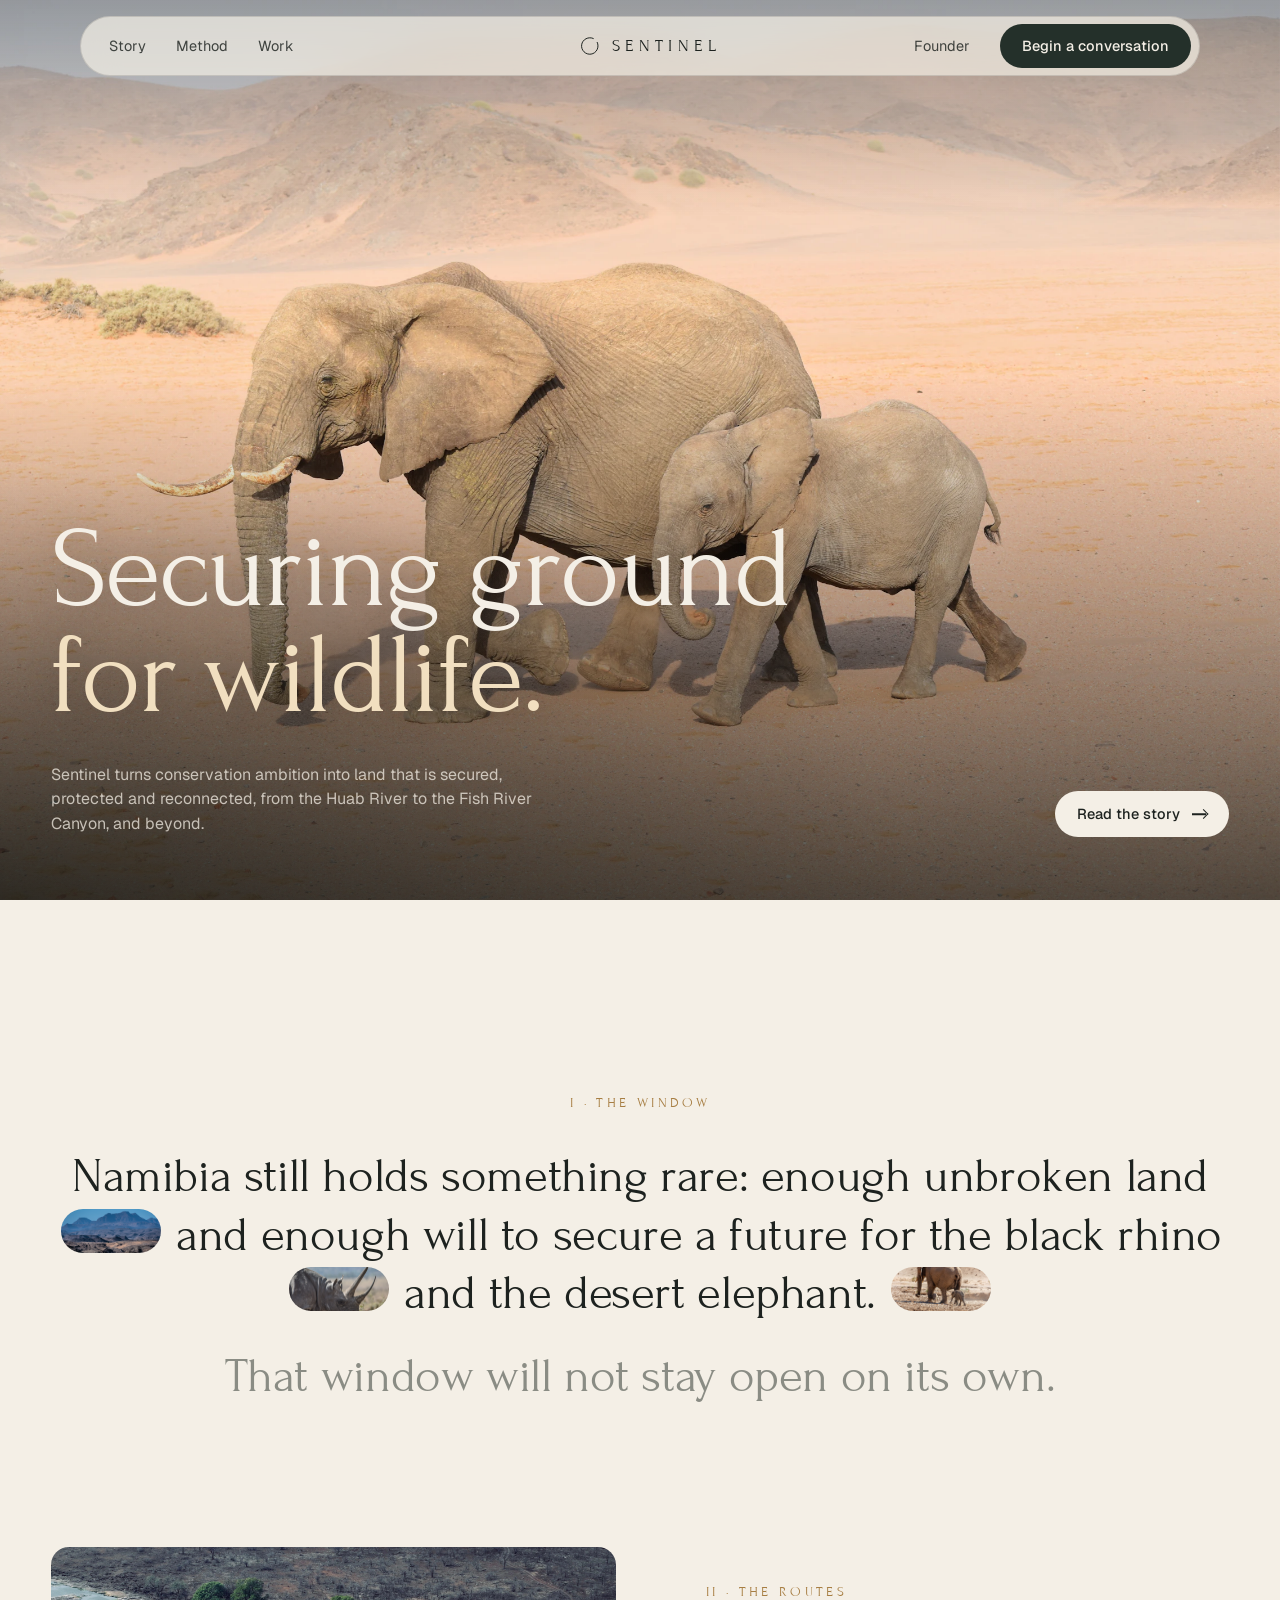
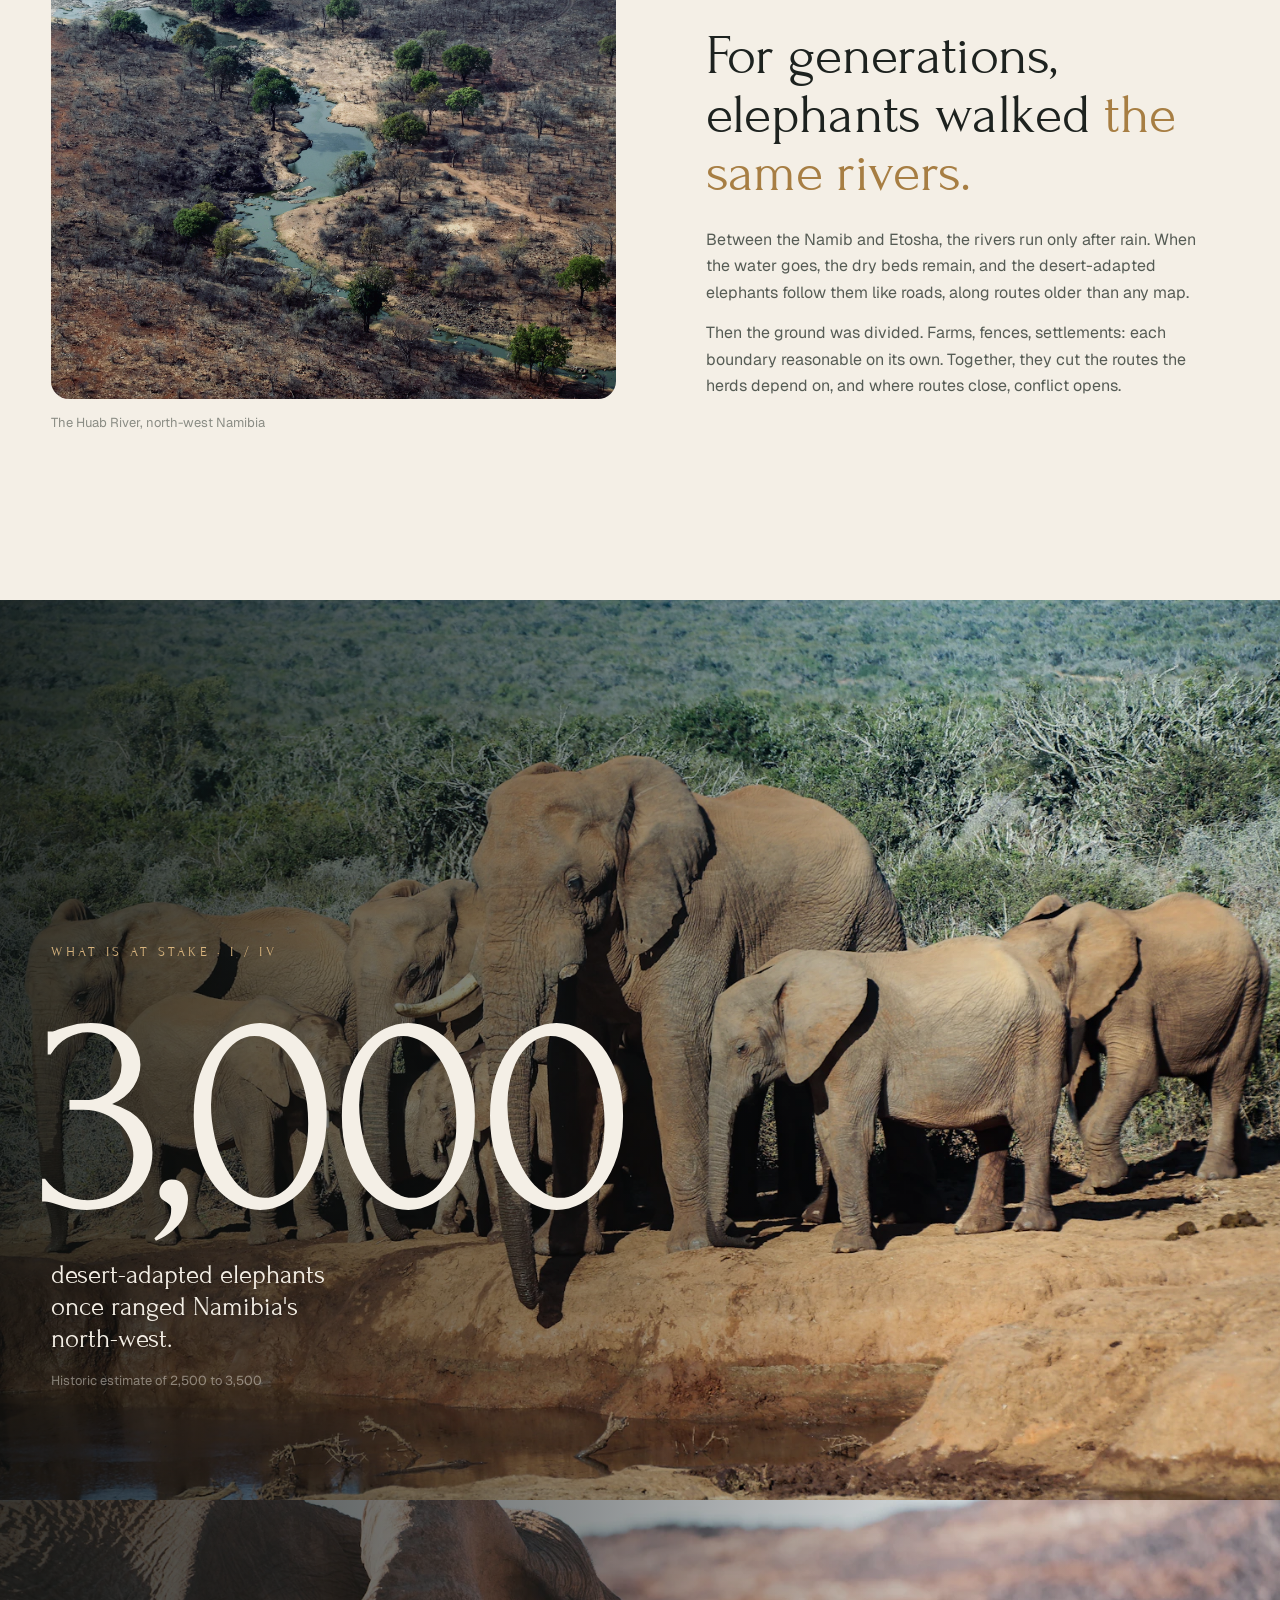
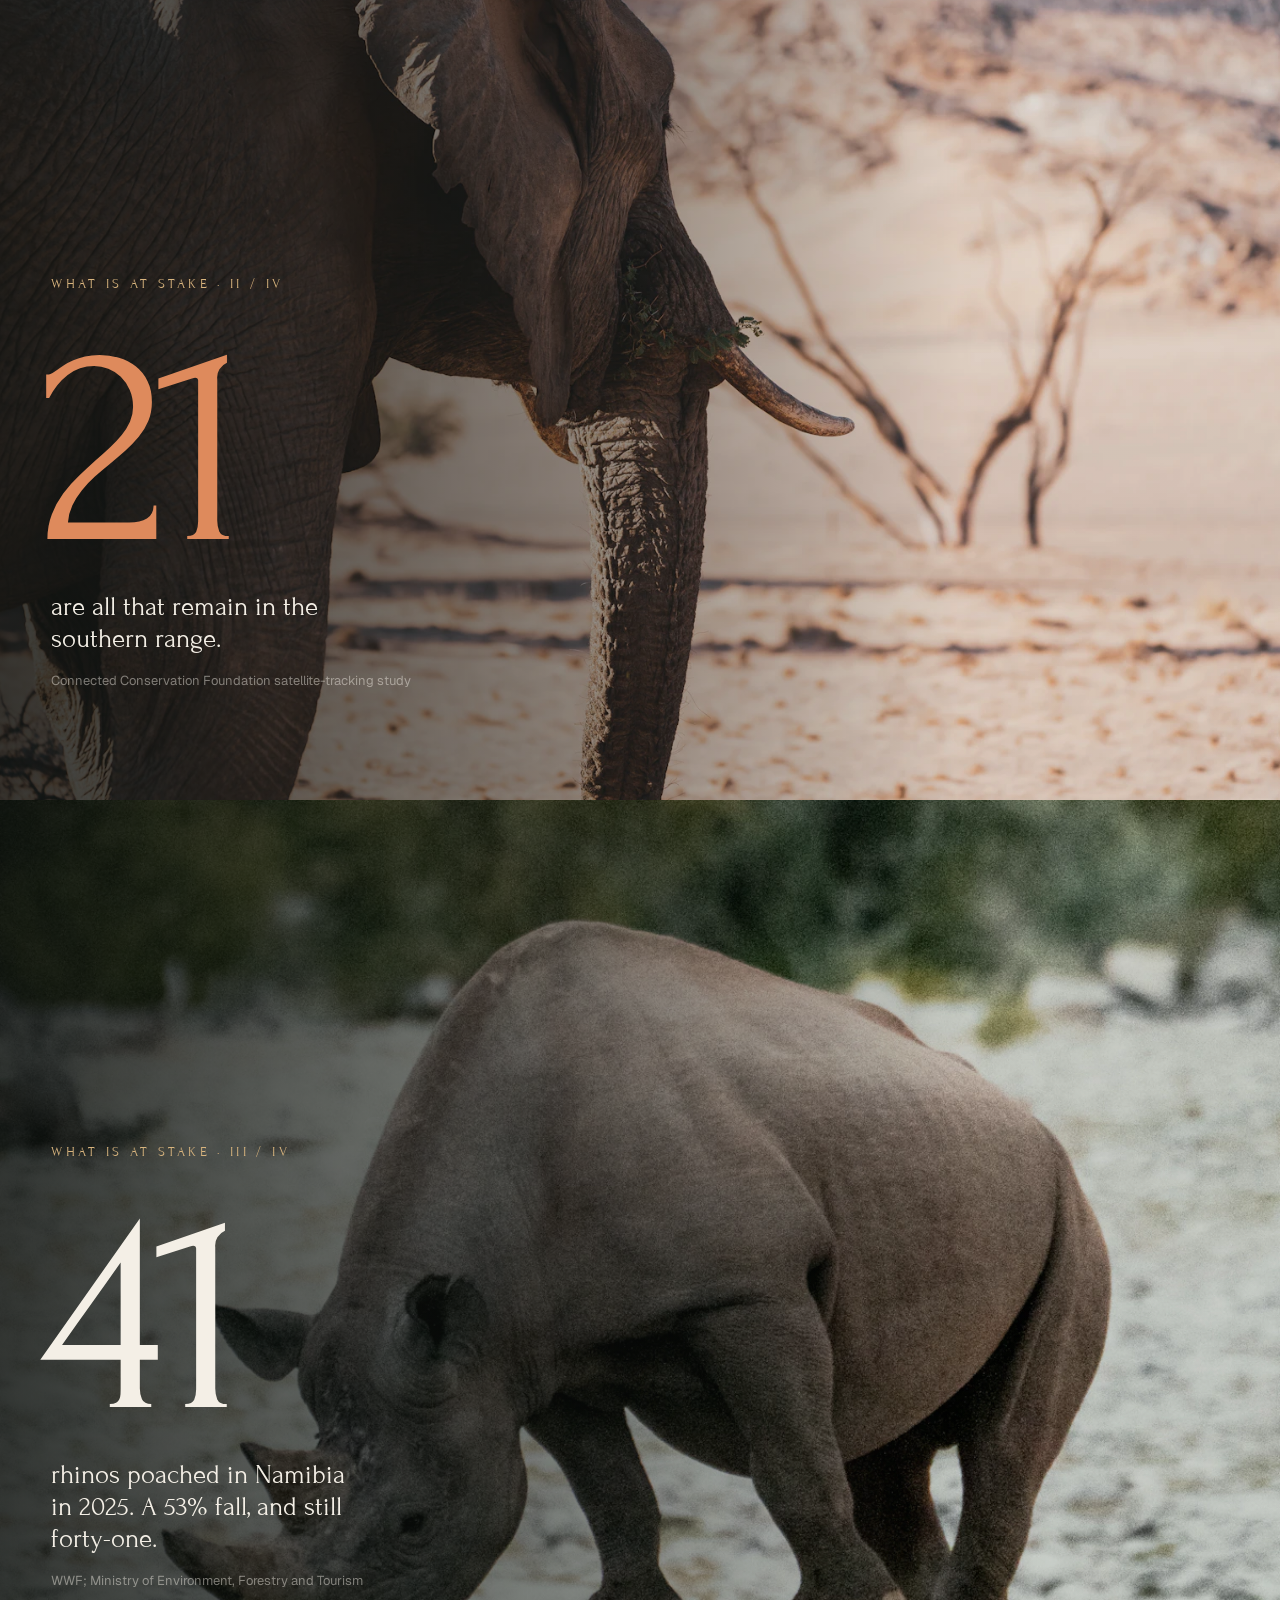
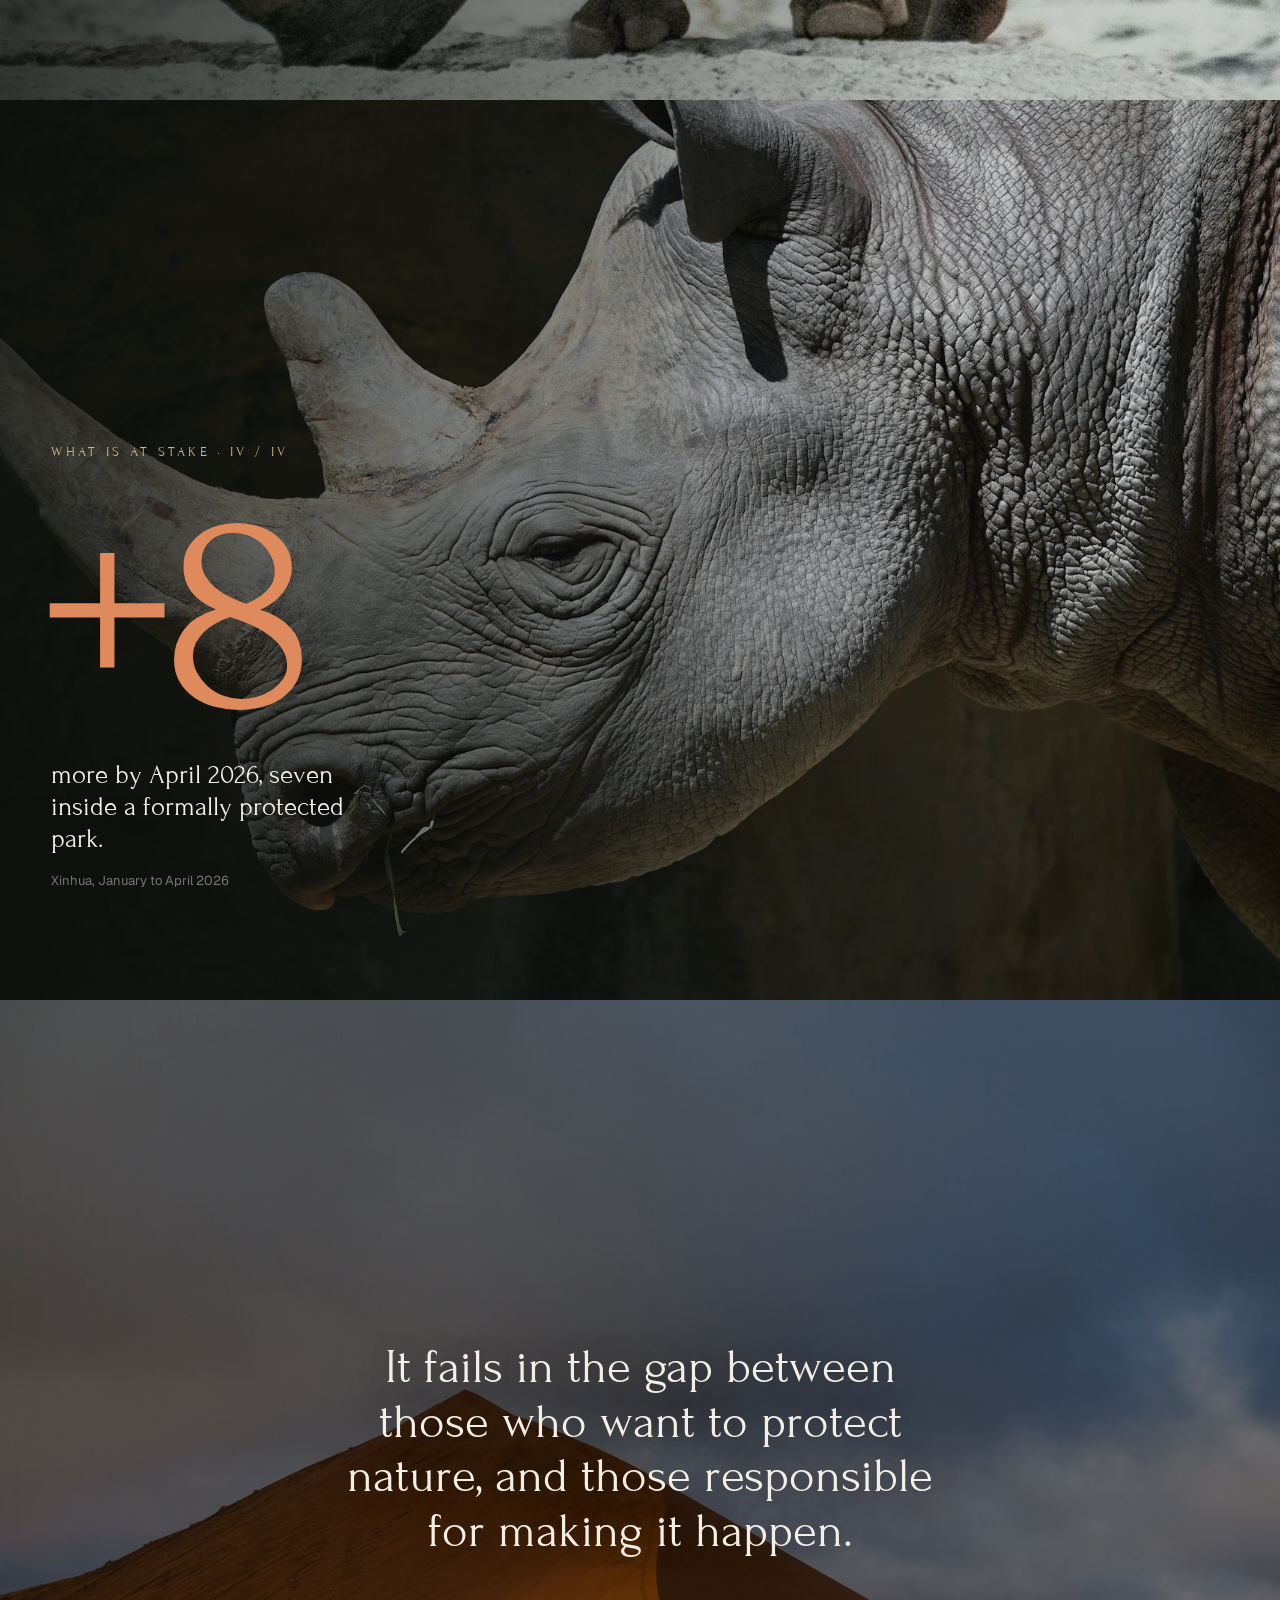
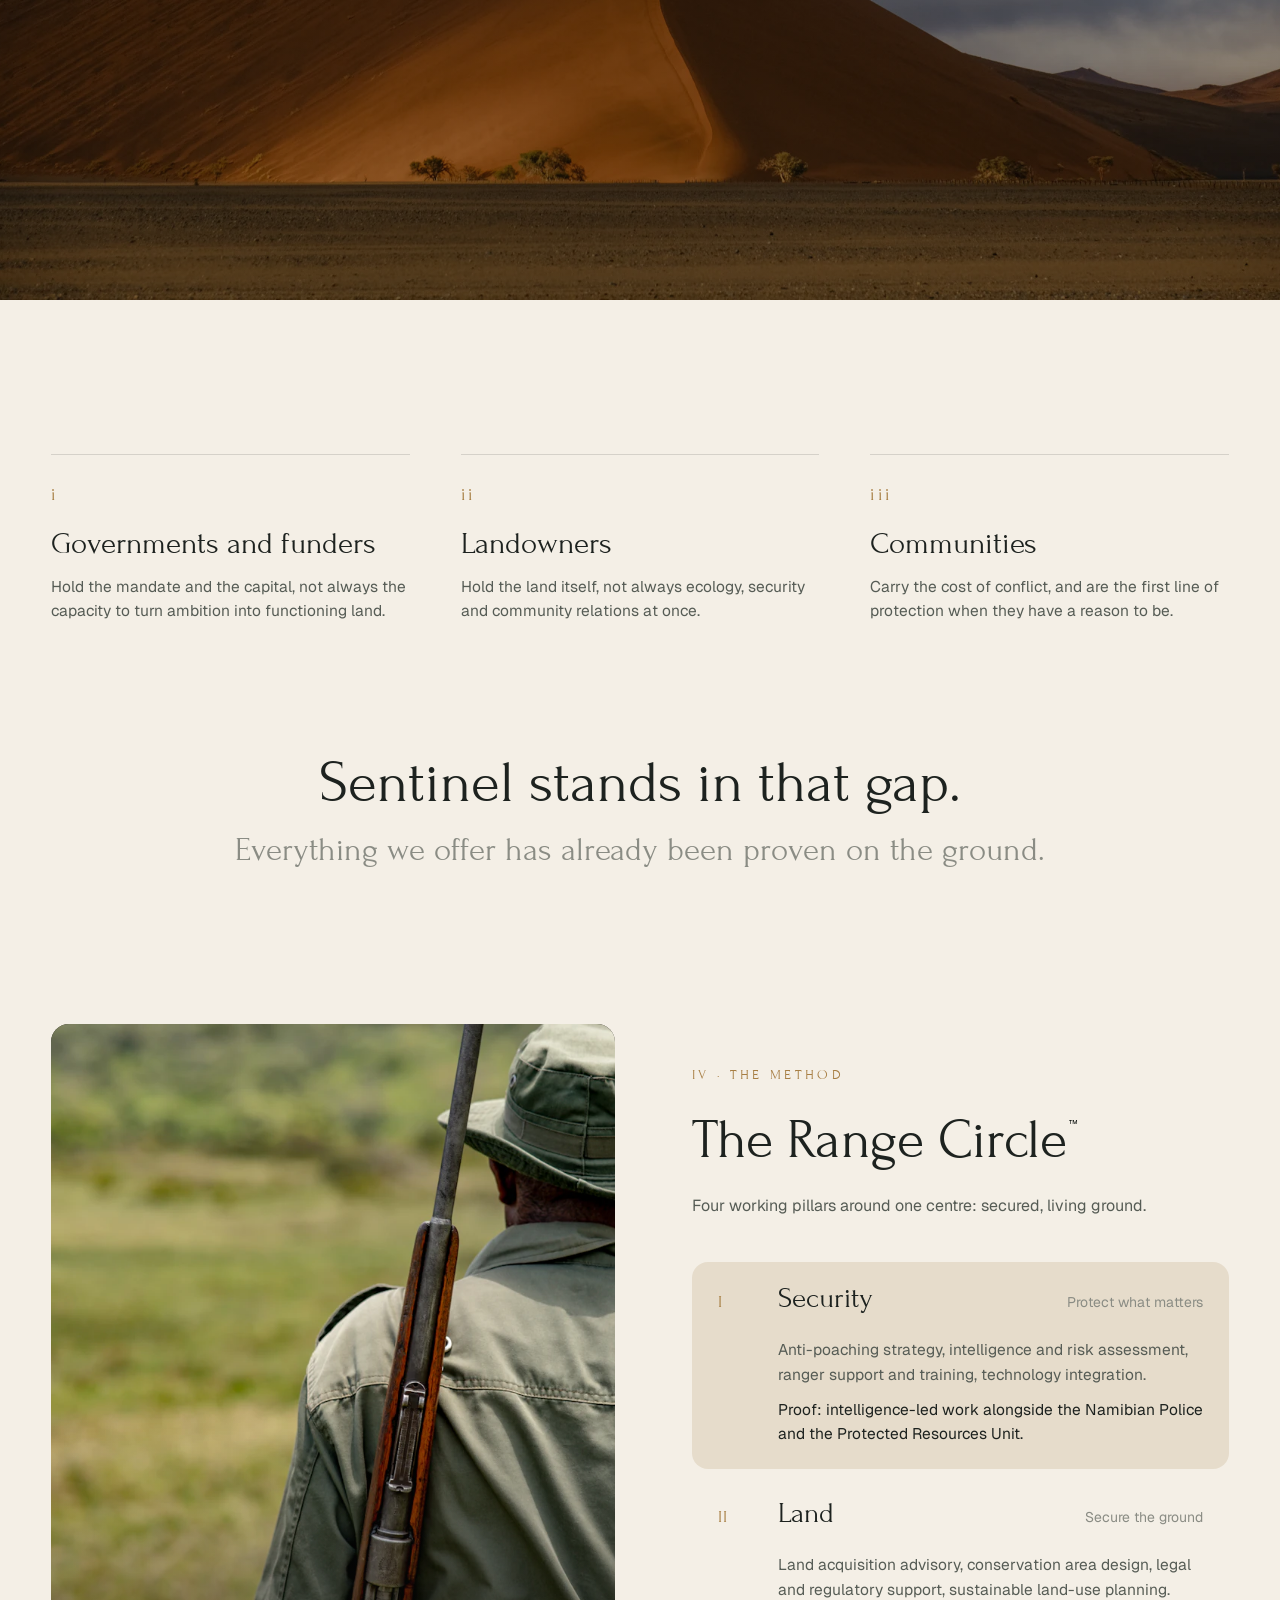
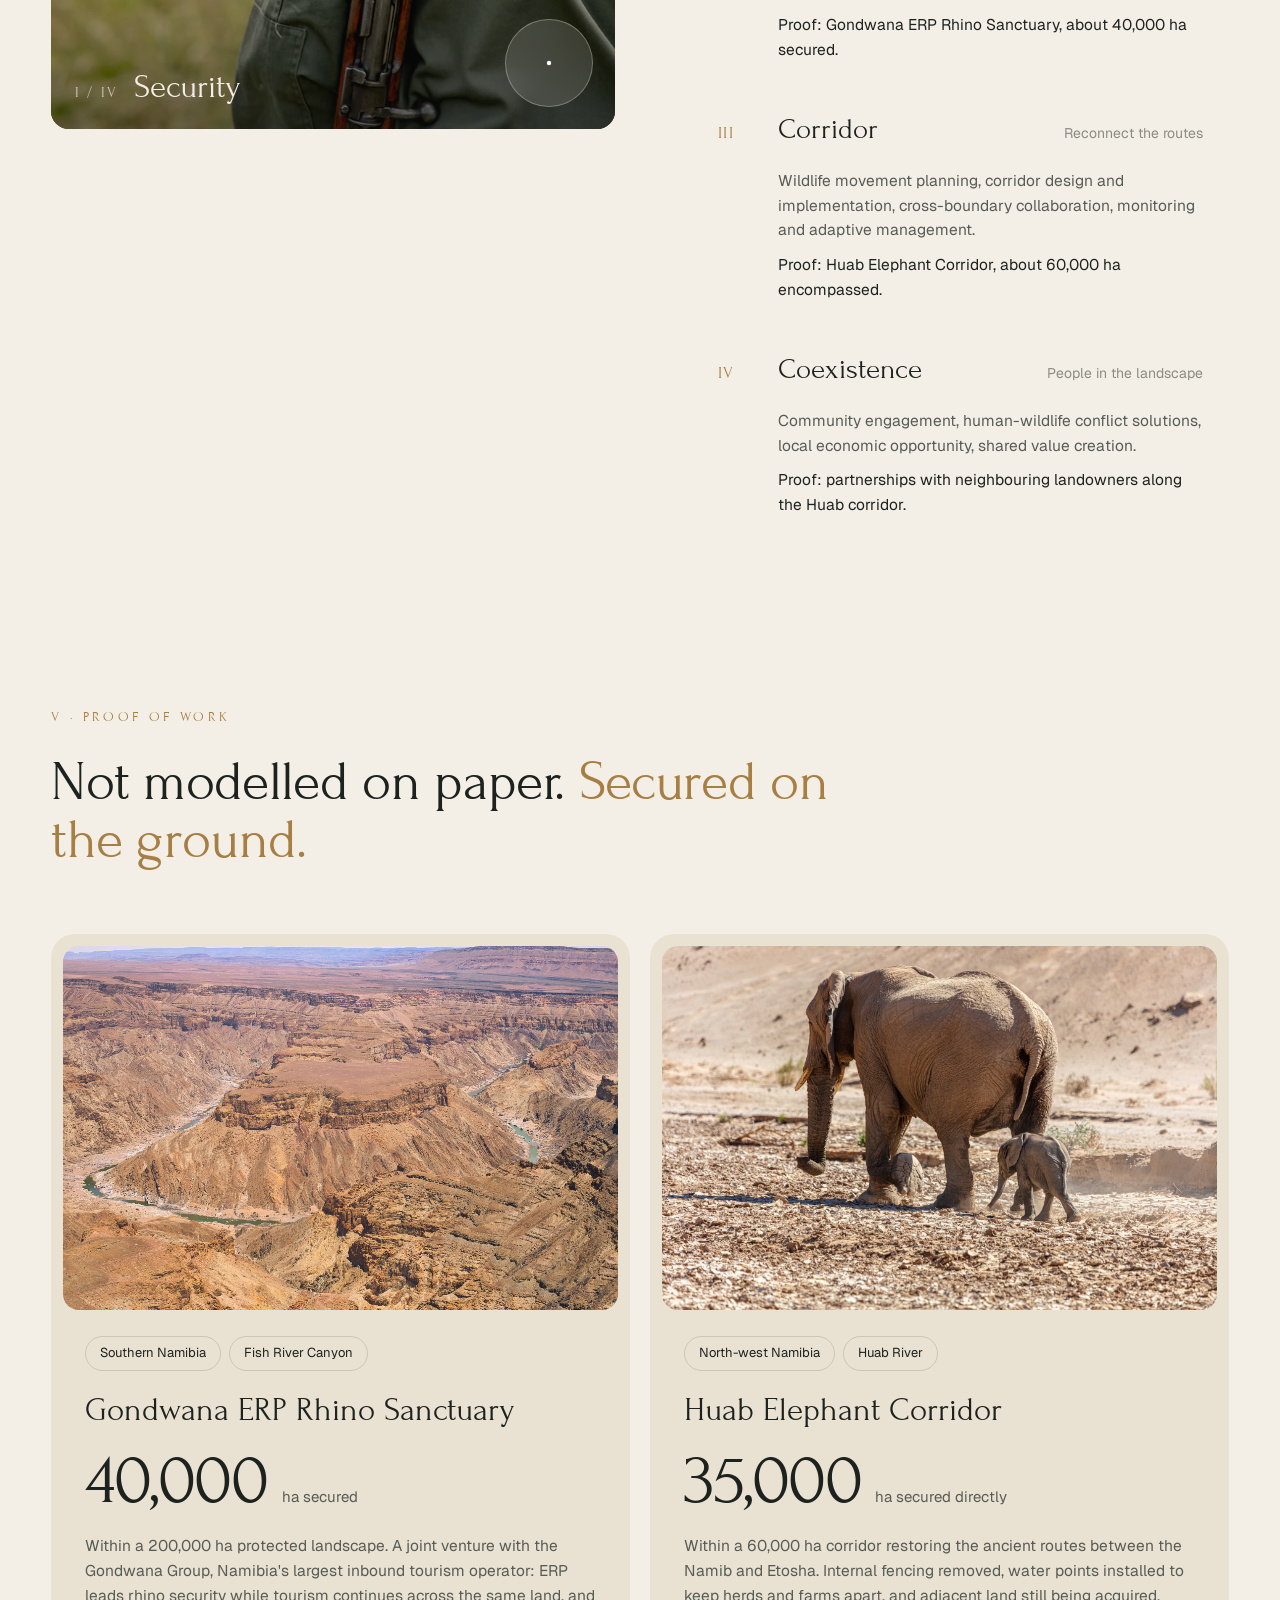
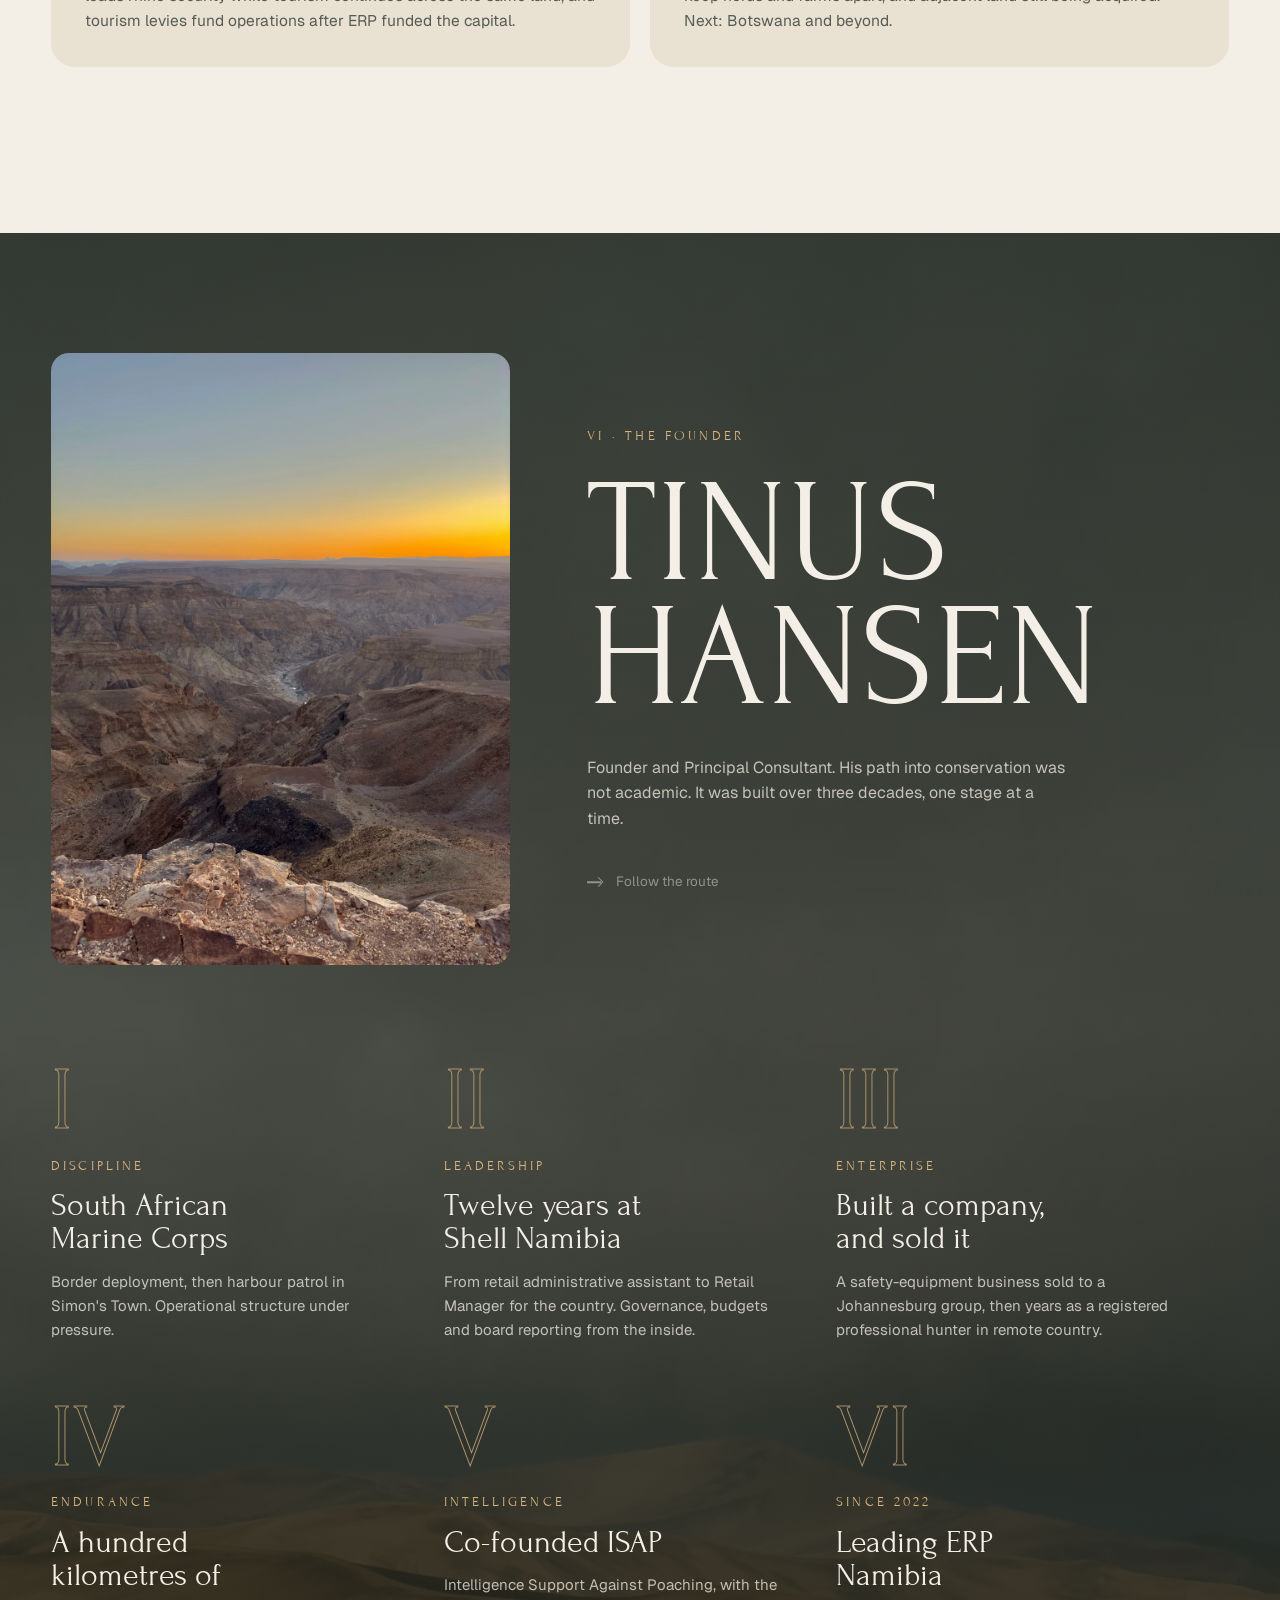
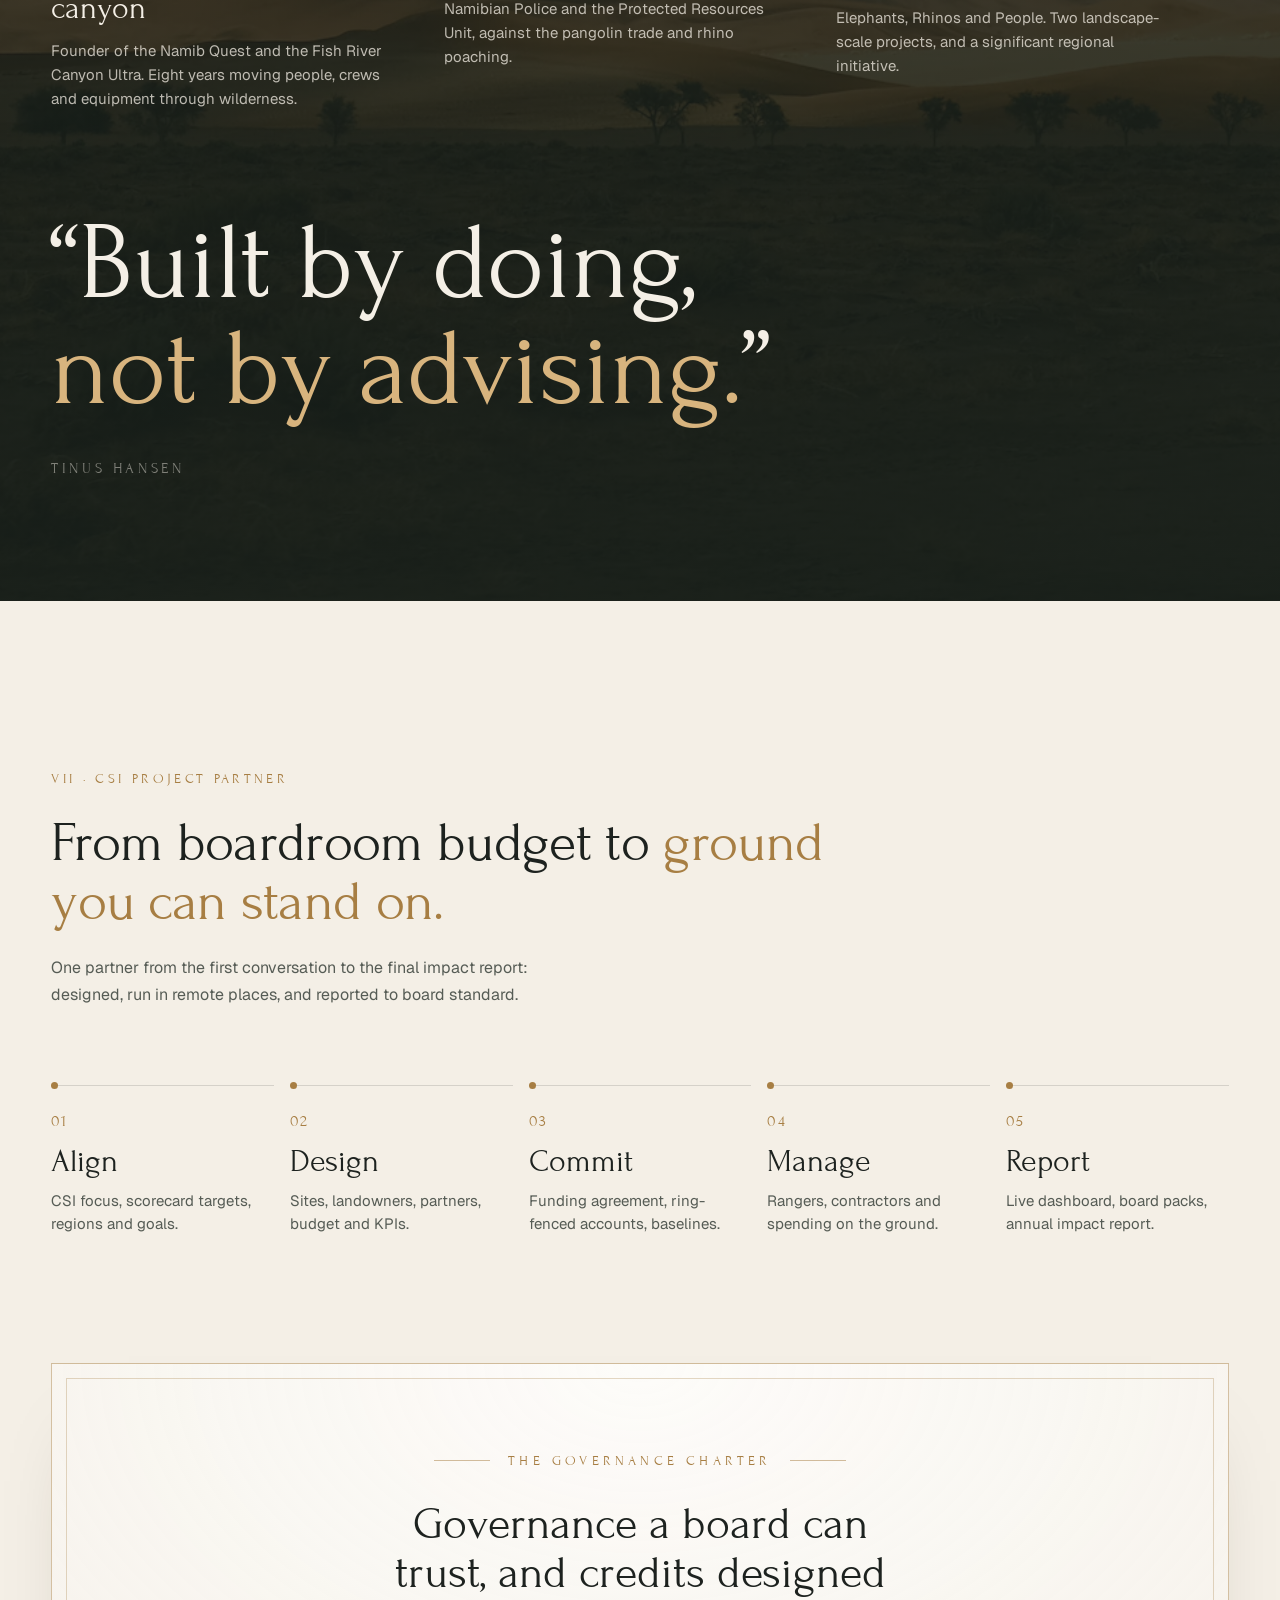
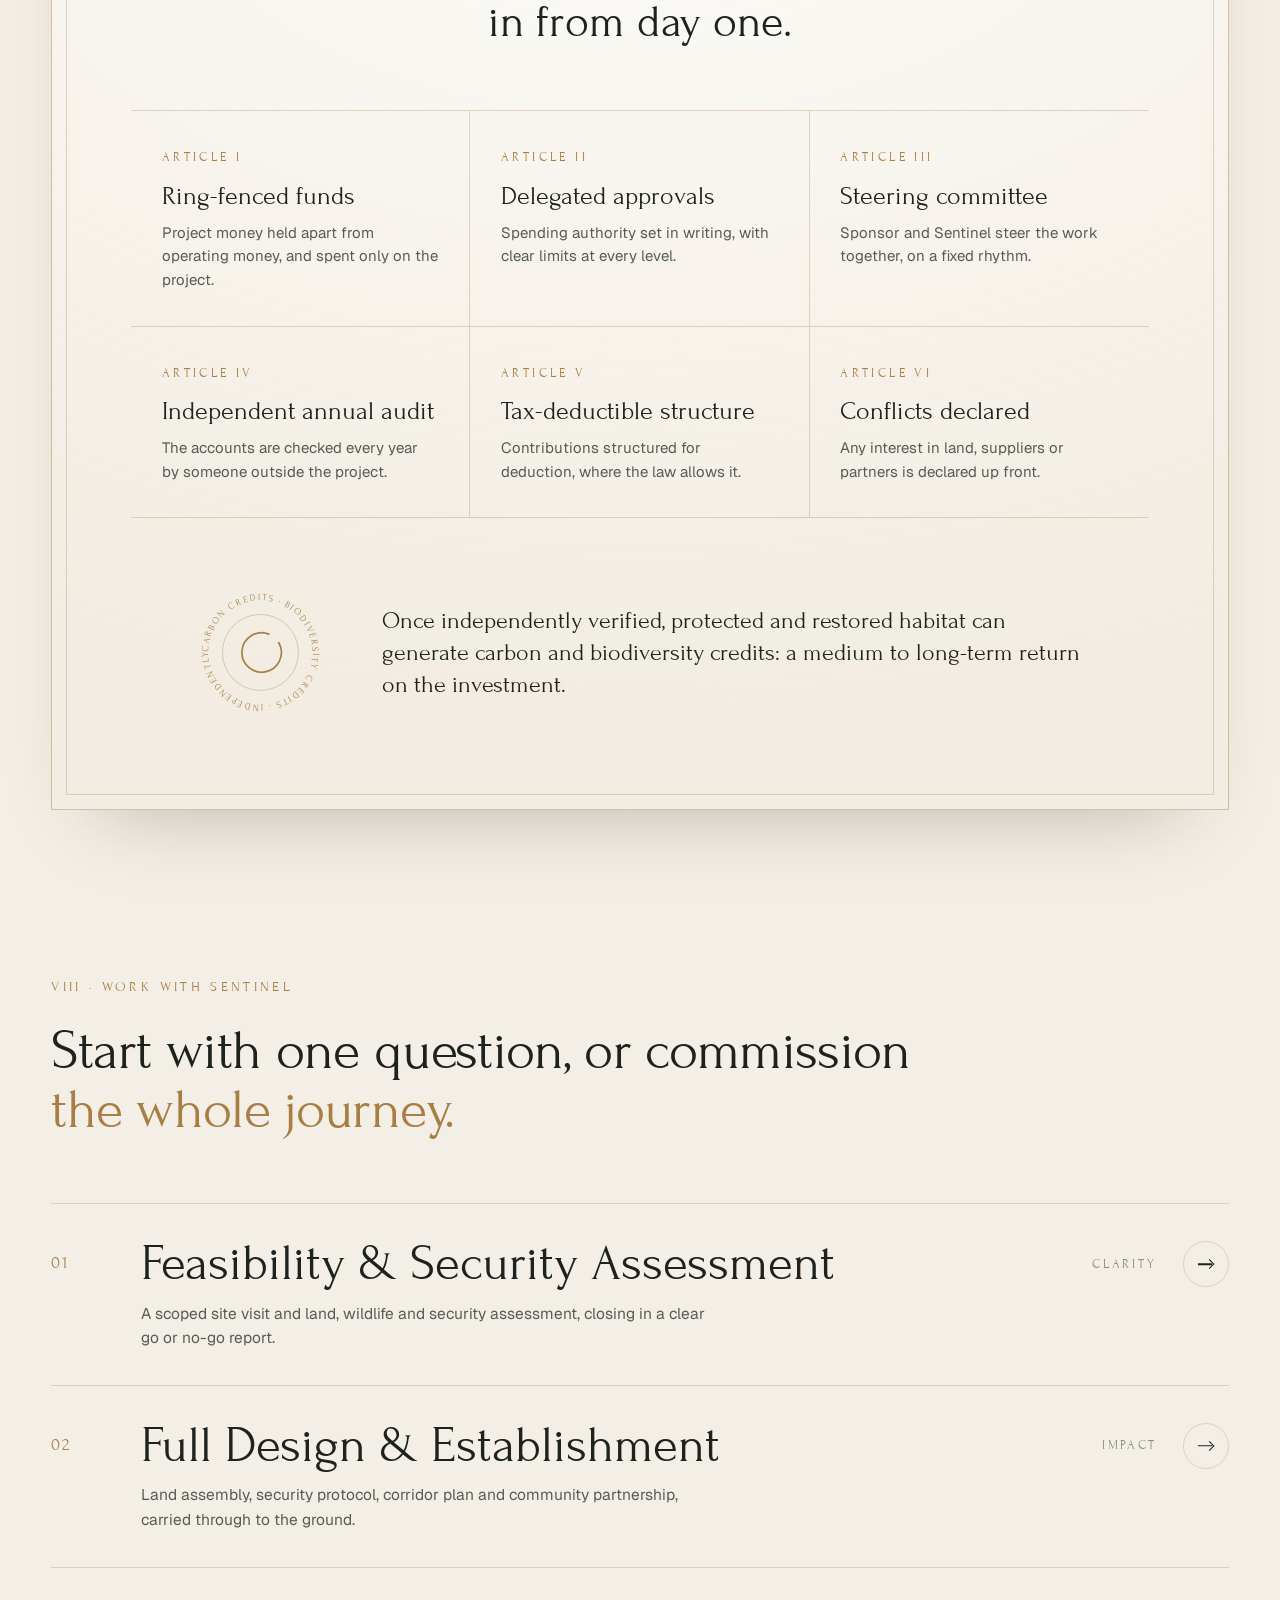
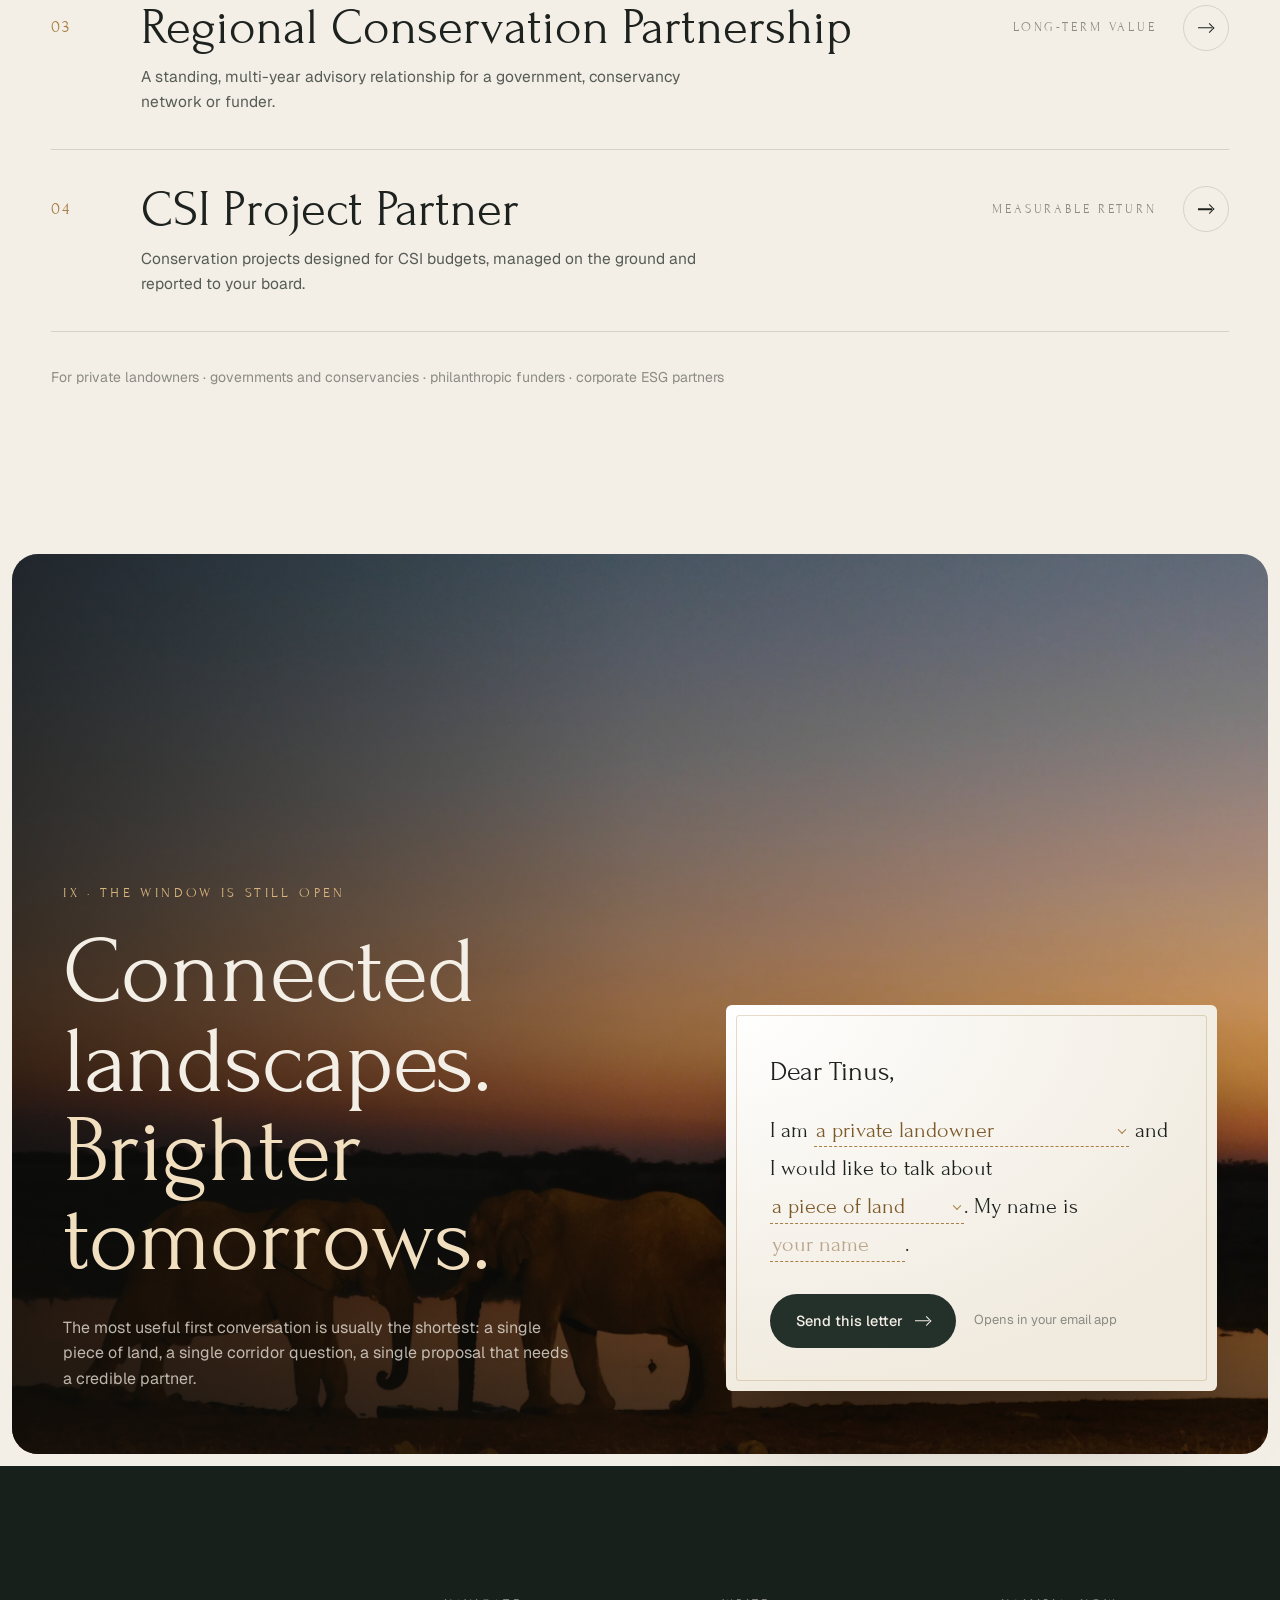
<file: figma.html>
<!doctype html>
<html lang="en">
<head>
<meta charset="utf-8">
<meta name="viewport" content="width=device-width, initial-scale=1, viewport-fit=cover">
<title>Sentinel Conservation Consulting — Securing Ground for Wildlife</title>
<meta name="description" content="Sentinel Conservation Consulting turns conservation ambition into land that is secured, protected and reconnected, across Namibia and beyond.">
<meta name="theme-color" content="#F4EFE6">
<link rel="preconnect" href="https://fonts.googleapis.com">
<link rel="preconnect" href="https://fonts.gstatic.com" crossorigin>
<link href="https://fonts.googleapis.com/css2?family=Forum&family=Geist:wght@300..600&display=swap" rel="stylesheet">
<link rel="stylesheet" href="css/style.css">
<link rel="stylesheet" href="css/figma.css">
</head>
<body>

<div class="grain" aria-hidden="true"></div>

<header class="nav" id="nav" data-tone="light">
  <nav class="nav-l" aria-label="Primary">
    <a href="#story">Story</a>
    <a href="#method">Method</a>
    <a href="#work">Work</a>
  </nav>
  <a class="brand" href="#top" aria-label="Sentinel, back to top">
    <svg viewBox="0 0 40 40" aria-hidden="true"><path d="M33.2 13.4A15 15 0 1 1 26 6.3"/></svg>
    <span class="brand-t">Sentinel</span>
  </a>
  <nav class="nav-r" aria-label="Secondary">
    <a href="#founder">Founder</a>
    <a class="pill" href="#contact">Begin a conversation</a>
  </nav>
  <button class="menu" id="menuBtn" aria-expanded="false" aria-controls="drawer" aria-label="Open menu"><i></i><i></i></button>
</header>

<div class="drawer" id="drawer" aria-hidden="true">
  <a href="#story">Story</a><a href="#method">Method</a><a href="#work">Work</a><a href="#founder">Founder</a><a href="#partner">CSI partner</a><a href="#contact">Begin a conversation</a>
</div>

<main id="top">

  <!-- Hero: enter the landscape through the name -->
  <section class="hero" id="hero" data-tone="light">
    <div class="hero-pin">
      <img class="hero-img" src="img/hero-desert-elephants.webp" alt="A desert-adapted elephant mother and calf crossing open sand in north-west Namibia" fetchpriority="high">
      <div class="hero-shade"></div>
      <svg class="hero-mask" id="heroMask" aria-hidden="true" style="display:none">
        <defs><mask id="cut" maskUnits="userSpaceOnUse"><rect id="cutBg" fill="#fff"/><text id="cutWord" fill="#000" text-anchor="middle">SENTINEL</text></mask></defs>
        <rect id="cutFill" mask="url(#cut)"/>
      </svg>
      <div class="hero-pre">
        <p class="hp-top">Conservation Consulting<span></span>Namibia &amp; Beyond</p>
        <p class="hp-bot">Land secured · Wildlife protected · Routes restored</p>
        <p class="hp-cue"><i></i>Scroll to enter</p>
      </div>
      <div class="hero-copy">
        <h1 class="hero-h">Securing ground<br><em>for wildlife.</em></h1>
        <div class="hero-foot">
          <p class="hero-p">Sentinel turns conservation ambition into land that is secured, protected and reconnected, from the Huab River to the Fish River Canyon, and beyond.</p>
          <a class="pill pill-light" href="#story">Read the story <span class="arr" aria-hidden="true"></span></a>
        </div>
      </div>
    </div>
  </section>

  <!-- Opening statement -->
  <section class="intro" id="story" data-tone="light">
    <p class="eyebrow r">I · The window</p>
    <p class="statement r">
      Namibia still holds something rare: enough unbroken land
      <span class="chip"><img src="img/damaraland.webp" alt=""></span>
      and enough will to secure a future for the black rhino
      <span class="chip"><img src="img/black-rhino.webp" alt=""></span>
      and the desert elephant.
      <span class="chip"><img src="img/desert-elephant-calf.webp" alt=""></span>
      <span class="soft">That window will not stay open on its own.</span>
    </p>
  </section>

  <!-- The routes -->
  <section class="split" data-tone="light">
    <figure class="split-media r"><img src="img/huab-river-aerial.webp" alt="The dry Huab riverbed seen from the air, lined with trees" ><figcaption>The Huab River, north-west Namibia</figcaption></figure>
    <div class="split-txt">
      <p class="eyebrow r">II · The routes</p>
      <h2 class="h2 r">For generations, elephants walked <em>the same rivers.</em></h2>
      <p class="body r">Between the Namib and Etosha, the rivers run only after rain. When the water goes, the dry beds remain, and the desert-adapted elephants follow them like roads, along routes older than any map.</p>
      <p class="body r">Then the ground was divided. Farms, fences, settlements: each boundary reasonable on its own. Together, they cut the routes the herds depend on, and where routes close, conflict opens.</p>
    </div>
  </section>

  <!-- What is at stake: four numbers, one at a time -->
  <section class="stakes" id="stakes" data-tone="dark" aria-label="What is at stake">
    <div class="fs"><div class="fs-img"><img src="img/waterhole-herd.webp" alt="A herd of elephants at a waterhole" ></div><div class="fs-shade"></div><div class="fs-in"><p class="sk-head">What is at stake · I / IV</p><p class="sk-n">3,000</p><p class="sk-t">desert-adapted elephants once ranged Namibia's north-west.</p><p class="sk-s">Historic estimate of 2,500 to 3,500</p></div></div><div class="fs"><div class="fs-img"><img src="img/desert-elephant-close.webp" alt="A lone desert-adapted elephant" ></div><div class="fs-shade"></div><div class="fs-in"><p class="sk-head">What is at stake · II / IV</p><p class="sk-n ember">21</p><p class="sk-t">are all that remain in the southern range.</p><p class="sk-s">Connected Conservation Foundation satellite-tracking study</p></div></div><div class="fs"><div class="fs-img"><img src="img/rhino-graze.webp" alt="A rhino in thornveld" ></div><div class="fs-shade"></div><div class="fs-in"><p class="sk-head">What is at stake · III / IV</p><p class="sk-n">41</p><p class="sk-t">rhinos poached in Namibia in 2025. A 53% fall, and still forty-one.</p><p class="sk-s">WWF; Ministry of Environment, Forestry and Tourism</p></div></div><div class="fs"><div class="fs-img"><img src="img/rhino-dark.webp" alt="A rhino in low light" ></div><div class="fs-shade"></div><div class="fs-in"><p class="sk-head">What is at stake · IV / IV</p><p class="sk-n ember">+8</p><p class="sk-t">more by April 2026, seven inside a formally protected park.</p><p class="sk-s">Xinhua, January to April 2026</p></div></div>
  </section>

  <!-- The gap: zoom inside one clean image -->
  <section class="gap" id="gap" data-tone="light">
    <div class="gap-pin">
      <p class="gap-eye">III · The gap</p>
      <div class="gap-frame"><img src="img/dunes-dark.webp" alt="A lone red dune under a dark sky" ></div>
      <div class="gap-say">
        <p class="gs gs-1">Conservation rarely fails<br>for lack of ambition.</p>
        <p class="gs gs-2">It fails in the gap between those who want to protect nature, and those responsible for making it happen.</p>
      </div>
    </div>
  </section>

  <section class="trio-sec" data-tone="light">
    <div class="trio">
      <div class="r"><b>i</b><h3>Governments and funders</h3><p>Hold the mandate and the capital, not always the capacity to turn ambition into functioning land.</p></div>
      <div class="r"><b>ii</b><h3>Landowners</h3><p>Hold the land itself, not always ecology, security and community relations at once.</p></div>
      <div class="r"><b>iii</b><h3>Communities</h3><p>Carry the cost of conflict, and are the first line of protection when they have a reason to be.</p></div>
    </div>
    <p class="stand r">Sentinel stands in that gap. <span>Everything we offer has already been proven on the ground.</span></p>
  </section>

  <!-- Method: the Range Circle -->
  <section class="method" id="method" data-tone="light">
    <div class="method-media r">
      <figure class="m-shot is-on"><img src="img/ranger.webp" alt="A ranger on patrol" ></figure>
      <figure class="m-shot"><img src="img/ridgelines.webp" alt="Ridgelines of protected land at dusk" ></figure>
      <figure class="m-shot"><img src="img/people-walking.webp" alt="A team walking a wildlife route" ></figure>
      <figure class="m-shot"><img src="img/field-vehicle.webp" alt="A field vehicle with a community team" ></figure>
      <div class="m-cap"><span class="m-idx">I / IV</span><span class="m-name">Security</span></div>
      <svg class="ring" viewBox="0 0 120 120" aria-hidden="true"><g class="ring-arcs"></g><circle cx="60" cy="60" r="4"/></svg>
    </div>
    <div class="method-txt">
      <p class="eyebrow r">IV · The method</p>
      <h2 class="h2 r">The Range Circle<sup>™</sup></h2>
      <p class="body r">Four working pillars around one centre: secured, living ground.</p>
      <ol class="acc" id="acc">
        <li class="is-on r"><button type="button" aria-expanded="true"><b>I</b><span>Security</span><em>Protect what matters</em></button>
          <div class="acc-p"><div><p>Anti-poaching strategy, intelligence and risk assessment, ranger support and training, technology integration.</p><p class="proof">Proof: intelligence-led work alongside the Namibian Police and the Protected Resources Unit.</p></div></div><i class="acc-bar"></i></li>
        <li class="r"><button type="button" aria-expanded="false"><b>II</b><span>Land</span><em>Secure the ground</em></button>
          <div class="acc-p"><div><p>Land acquisition advisory, conservation area design, legal and regulatory support, sustainable land-use planning.</p><p class="proof">Proof: Gondwana ERP Rhino Sanctuary, about 40,000 ha secured.</p></div></div><i class="acc-bar"></i></li>
        <li class="r"><button type="button" aria-expanded="false"><b>III</b><span>Corridor</span><em>Reconnect the routes</em></button>
          <div class="acc-p"><div><p>Wildlife movement planning, corridor design and implementation, cross-boundary collaboration, monitoring and adaptive management.</p><p class="proof">Proof: Huab Elephant Corridor, about 60,000 ha encompassed.</p></div></div><i class="acc-bar"></i></li>
        <li class="r"><button type="button" aria-expanded="false"><b>IV</b><span>Coexistence</span><em>People in the landscape</em></button>
          <div class="acc-p"><div><p>Community engagement, human-wildlife conflict solutions, local economic opportunity, shared value creation.</p><p class="proof">Proof: partnerships with neighbouring landowners along the Huab corridor.</p></div></div><i class="acc-bar"></i></li>
      </ol>
    </div>
  </section>

  <!-- Work -->
  <section class="work" id="work" data-tone="light">
    <div class="work-head">
      <p class="eyebrow r">V · Proof of work</p>
      <h2 class="h2 r">Not modelled on paper. <em>Secured on the ground.</em></h2>
    </div>
    <div class="cases">
      <article class="case r">
        <div class="case-media"><img src="img/fish-river-aerial.webp" alt="The Fish River Canyon from the air" ></div>
        <div class="case-in">
          <ul class="tags"><li>Southern Namibia</li><li>Fish River Canyon</li></ul>
          <h3>Gondwana ERP Rhino Sanctuary</h3>
          <p class="case-n">40,000<small>ha secured</small></p>
          <p class="case-p">Within a 200,000 ha protected landscape. A joint venture with the Gondwana Group, Namibia's largest inbound tourism operator: ERP leads rhino security while tourism continues across the same land, and tourism levies fund operations after ERP funded the capital.</p>
        </div>
      </article>
      <article class="case r">
        <div class="case-media"><img src="img/desert-elephant-calf.webp" alt="A desert-adapted elephant and calf in the Huab region" ></div>
        <div class="case-in">
          <ul class="tags"><li>North-west Namibia</li><li>Huab River</li></ul>
          <h3>Huab Elephant Corridor</h3>
          <p class="case-n">35,000<small>ha secured directly</small></p>
          <p class="case-p">Within a 60,000 ha corridor restoring the ancient routes between the Namib and Etosha. Internal fencing removed, water points installed to keep herds and farms apart, and adjacent land still being acquired. Next: Botswana and beyond.</p>
        </div>
      </article>
    </div>
  </section>

  <!-- Founder: one route, six stages -->
  <section class="founder" id="founder" data-tone="dark">
    <div class="fd-pin">
      <div class="fd-bg"><img src="img/dunes-storm.webp" alt="" ></div>
      <div class="fd-track" id="fdTrack">
        <div class="fd-open">
          <figure class="fd-portrait"><img src="img/canyon-dusk.webp" alt="The Fish River Canyon at dusk" ></figure>
          <div class="fd-name">
            <p class="fd-eye">VI · The founder</p>
            <h2 class="fd-h">Tinus<br>Hansen</h2>
            <p class="fd-lede">Founder and Principal Consultant. His path into conservation was not academic. It was built over three decades, one stage at a time.</p>
            <p class="fd-hint"><span class="arr" aria-hidden="true"></span>Follow the route</p>
          </div>
        </div>
        <div class="fd-route">
          <svg class="fd-line" preserveAspectRatio="none" viewBox="0 0 1000 100" aria-hidden="true"><path class="fd-line-bg" d="M0 50 L1000 50"/><path class="fd-line-fg" id="fdLine" d="M0 50 L1000 50" pathLength="1"/></svg>
          <ol class="fd-stages">
            <li><span class="fd-rn">I</span><b>Discipline</b><h3>South African Marine Corps</h3><p>Border deployment, then harbour patrol in Simon's Town. Operational structure under pressure.</p></li>
            <li><span class="fd-rn">II</span><b>Leadership</b><h3>Twelve years at Shell Namibia</h3><p>From retail administrative assistant to Retail Manager for the country. Governance, budgets and board reporting from the inside.</p></li>
            <li><span class="fd-rn">III</span><b>Enterprise</b><h3>Built a company, and sold it</h3><p>A safety-equipment business sold to a Johannesburg group, then years as a registered professional hunter in remote country.</p></li>
            <li><span class="fd-rn">IV</span><b>Endurance</b><h3>A hundred kilometres of canyon</h3><p>Founder of the Namib Quest and the Fish River Canyon Ultra. Eight years moving people, crews and equipment through wilderness.</p></li>
            <li><span class="fd-rn">V</span><b>Intelligence</b><h3>Co-founded ISAP</h3><p>Intelligence Support Against Poaching, with the Namibian Police and the Protected Resources Unit, against the pangolin trade and rhino poaching.</p></li>
            <li><span class="fd-rn">VI</span><b>Since 2022</b><h3>Leading ERP Namibia</h3><p>Elephants, Rhinos and People. Two landscape-scale projects, and a significant regional initiative.</p></li>
          </ol>
        </div>
        <div class="fd-quote"><p>“Built by doing,<br><em>not by advising.</em>”</p><span>Tinus Hansen</span></div>
      </div>
    </div>
  </section>

  <!-- CSI partner + the charter -->
  <section class="partner" id="partner" data-tone="light">
    <div class="partner-head">
      <p class="eyebrow r">VII · CSI project partner</p>
      <h2 class="h2 r">From boardroom budget to <em>ground you can stand on.</em></h2>
      <p class="body r">One partner from the first conversation to the final impact report: designed, run in remote places, and reported to board standard.</p>
    </div>
    <ol class="steps">
      <li class="r"><b>01</b><h3>Align</h3><p>CSI focus, scorecard targets, regions and goals.</p></li>
      <li class="r"><b>02</b><h3>Design</h3><p>Sites, landowners, partners, budget and KPIs.</p></li>
      <li class="r"><b>03</b><h3>Commit</h3><p>Funding agreement, ring-fenced accounts, baselines.</p></li>
      <li class="r"><b>04</b><h3>Manage</h3><p>Rangers, contractors and spending on the ground.</p></li>
      <li class="r"><b>05</b><h3>Report</h3><p>Live dashboard, board packs, annual impact report.</p></li>
    </ol>

    <article class="charter r" aria-labelledby="charterH">
      <div class="ch-in">
        <header class="ch-head">
          <p class="ch-eye">The Governance Charter</p>
          <h3 id="charterH">Governance a board can trust, and credits designed in from day one.</h3>
        </header>
        <ol class="ch-arts">
          <li><b>Article I</b><h4>Ring-fenced funds</h4><p>Project money held apart from operating money, and spent only on the project.</p></li>
          <li><b>Article II</b><h4>Delegated approvals</h4><p>Spending authority set in writing, with clear limits at every level.</p></li>
          <li><b>Article III</b><h4>Steering committee</h4><p>Sponsor and Sentinel steer the work together, on a fixed rhythm.</p></li>
          <li><b>Article IV</b><h4>Independent annual audit</h4><p>The accounts are checked every year by someone outside the project.</p></li>
          <li><b>Article V</b><h4>Tax-deductible structure</h4><p>Contributions structured for deduction, where the law allows it.</p></li>
          <li><b>Article VI</b><h4>Conflicts declared</h4><p>Any interest in land, suppliers or partners is declared up front.</p></li>
        </ol>
        <footer class="ch-foot">
          <svg class="seal" viewBox="0 0 200 200" aria-hidden="true">
            <defs><path id="sealPath" d="M100 100 m-74 0 a74 74 0 1 1 148 0 a74 74 0 1 1 -148 0"/></defs>
            <g class="seal-spin"><text><textPath href="#sealPath">Carbon credits · Biodiversity credits · Independently verified · </textPath></text></g>
            <circle cx="100" cy="100" r="54" fill="none"/>
            <path d="M126 86A28 28 0 1 1 112 74" fill="none" stroke-width="2.4" stroke-linecap="round"/>
          </svg>
          <p>Once independently verified, protected and restored habitat can generate carbon and biodiversity credits: a medium to long-term return on the investment.</p>
        </footer>
      </div>
    </article>
  </section>

  <!-- Ways to work -->
  <section class="ways" data-tone="light">
    <div class="ways-head">
      <p class="eyebrow r">VIII · Work with Sentinel</p>
      <h2 class="h2 r">Start with one question, or commission <em>the whole journey.</em></h2>
    </div>
    <ol class="offers" id="offers">
      <li class="offer r" data-img="img/acacia-haze.webp"><a href="#contact"><b>01</b><span class="of-t">Feasibility &amp; Security Assessment</span><span class="of-k">Clarity</span><span class="of-p">A scoped site visit and land, wildlife and security assessment, closing in a clear go or no-go report.</span><span class="circ"><span class="arr"></span></span></a></li>
      <li class="offer r" data-img="img/rhino-calf.webp"><a href="#contact"><b>02</b><span class="of-t">Full Design &amp; Establishment</span><span class="of-k">Impact</span><span class="of-p">Land assembly, security protocol, corridor plan and community partnership, carried through to the ground.</span><span class="circ"><span class="arr"></span></span></a></li>
      <li class="offer r" data-img="img/deadvlei.webp"><a href="#contact"><b>03</b><span class="of-t">Regional Conservation Partnership</span><span class="of-k">Long-term value</span><span class="of-p">A standing, multi-year advisory relationship for a government, conservancy network or funder.</span><span class="circ"><span class="arr"></span></span></a></li>
      <li class="offer r" data-img="img/elephant-skin.webp"><a href="#contact"><b>04</b><span class="of-t">CSI Project Partner</span><span class="of-k">Measurable return</span><span class="of-p">Conservation projects designed for CSI budgets, managed on the ground and reported to your board.</span><span class="circ"><span class="arr"></span></span></a></li>
    </ol>
    <p class="ways-for r">For private landowners · governments and conservancies · philanthropic funders · corporate ESG partners</p>
    <div class="offer-float" id="offerFloat" aria-hidden="true"><img alt=""></div>
  </section>

  <!-- Close: a letter -->
  <section class="close" id="contact" data-tone="dark">
    <div class="close-media"><img src="img/night-waterhole.webp" alt="Elephants at a waterhole at dusk" ></div>
    <div class="close-in">
      <div class="close-l">
        <p class="eyebrow eyebrow-light r">IX · The window is still open</p>
        <h2 class="close-h r">Connected landscapes.<br><em>Brighter tomorrows.</em></h2>
        <p class="close-p r">The most useful first conversation is usually the shortest: a single piece of land, a single corridor question, a single proposal that needs a credible partner.</p>
      </div>
      <form class="letter r" id="letter">
        <p class="lt-to">Dear Tinus,</p>
        <p class="lt-body">
          I am
          <span class="sel"><select name="who" aria-label="I am">
            <option>a private landowner</option>
            <option>in government or a conservancy</option>
            <option>a philanthropic funder</option>
            <option>a corporate CSI or ESG lead</option>
          </select></span>
          and I would like to talk about
          <span class="sel"><select name="what" aria-label="I would like to talk about">
            <option>a piece of land</option>
            <option>a corridor question</option>
            <option>a funding proposal</option>
            <option>a CSI project</option>
          </select></span>.
          My name is <input name="name" type="text" autocomplete="name" placeholder="your name" aria-label="Your name" size="12">.
        </p>
        <div class="lt-foot">
          <button class="pill pill-ink" type="submit">Send this letter <span class="arr" aria-hidden="true"></span></button>
          <span class="lt-note">Opens in your email app</span>
        </div>
      </form>
    </div>
  </section>
</main>

<footer class="foot" data-tone="dark">
  <svg class="foot-topo" id="topo" aria-hidden="true"></svg>
  <div class="foot-grid">
    <div class="foot-say">
      <p class="foot-line">Land, wildlife, people, legacy.<br><span>Secured on the ground.</span></p>
      <button class="circ circ-lg" id="toTop" type="button" aria-label="Back to top"><span class="arr arr-up"></span></button>
    </div>
    <div class="foot-col"><p>Navigate</p><a href="#story">Story</a><a href="#method">Method</a><a href="#work">Work</a><a href="#founder">Founder</a><a href="#partner">CSI partner</a></div>
    <div class="foot-col"><p>Write</p><a href="#contact">Begin a conversation</a><a class="foot-mail" href="mailto:hello@sentinel-consulting.com">hello@sentinel-consulting.com</a></div>
    <div class="foot-col"><p>Namibia, now</p><span class="foot-clock" id="clock">--:--</span><span class="foot-dim">Working across Namibia, into Botswana and beyond</span></div>
  </div>
  <p class="foot-word" id="footWord" aria-hidden="true">Sentinel</p>
  <div class="foot-bot">
    <span>© 2026 Sentinel Conservation Consulting</span>
    <span>Hectare figures are approximate, as stated by ERP Namibia.</span>
  </div>
</footer>

</body>
</html>
</file>
<file: css/style.css>
/* Sentinel v8 — inscriptional serif, quiet light, cinematic moments */
:root {
  --cream: #F4EFE6; --paper: #F8F4EC; --sand: #E9E1D2; --card: #E6DCCB; --forest: #24302A; --forest-2: #18201B;
  --ink: #1D221F; --ink-2: #565C55; --ink-3: #8A8C84; --line: rgba(29, 34, 31, .14);
  --light: #F4EFE6; --light-2: rgba(244, 239, 230, .74); --light-3: rgba(244, 239, 230, .46); --line-l: rgba(244, 239, 230, .18);
  --ochre: #A77E43; --gold: #D8B47E; --ember: #DE8A5C;
  --display: 'Forum', 'Cormorant Garamond', Georgia, serif;
  --sans: 'Geist', 'Helvetica Neue', Arial, sans-serif;
  --ease: cubic-bezier(.2, .75, .2, 1);
  --edge: clamp(20px, 4vw, 64px);
  --r: 18px;
}
*, *::before, *::after { box-sizing: border-box; }
html { background: var(--cream); overflow-x: clip; }
body { margin: 0; background: var(--cream); color: var(--ink); font-family: var(--sans); font-size: 16px; line-height: 1.6; -webkit-font-smoothing: antialiased; -moz-osx-font-smoothing: grayscale; overflow-x: clip; }
html.lenis, html.lenis body { height: auto; }
.lenis.lenis-smooth { scroll-behavior: auto !important; }
img { display: block; max-width: 100%; }
a { color: inherit; text-decoration: none; }
button, select, input { font: inherit; color: inherit; }
button { background: none; border: 0; padding: 0; cursor: pointer; }
::selection { background: var(--ochre); color: var(--cream); }
:focus-visible { outline: 1.5px solid var(--ochre); outline-offset: 3px; border-radius: 6px; }
section { position: relative; }
em { font-style: normal; }

.grain { position: fixed; inset: 0; z-index: 90; pointer-events: none; opacity: .07; mix-blend-mode: multiply; background-image: url("data:image/svg+xml,%3Csvg xmlns='http://www.w3.org/2000/svg' width='180' height='180'%3E%3Cfilter id='n'%3E%3CfeTurbulence type='fractalNoise' baseFrequency='.9' numOctaves='2' stitchTiles='stitch'/%3E%3CfeColorMatrix values='0 0 0 0 0 0 0 0 0 0 0 0 0 0 0 0 0 0 .9 0'/%3E%3C/filter%3E%3Crect width='100%25' height='100%25' filter='url(%23n)'/%3E%3C/svg%3E"); }

/* ------------------------------------------------ type */
.eyebrow { margin: 0 0 24px; font-family: var(--display); font-size: 14px; letter-spacing: .24em; text-transform: uppercase; color: var(--ochre); }
.eyebrow-light { color: var(--gold); }
.h2 { font-family: var(--display); font-weight: 400; font-size: clamp(40px, 4.4vw, 72px); line-height: 1.04; letter-spacing: -.012em; margin: 0; }
.h2 em { color: var(--ochre); }
.body { font-size: clamp(16px, 1.08vw, 18px); line-height: 1.66; color: var(--ink-2); max-width: 46ch; margin: 24px 0 0; }
.body + .body { margin-top: 14px; }

/* arrows, pills, circles */
.arr { display: inline-block; position: relative; width: 15px; height: 10px; flex: none; transition: transform .5s var(--ease); }
.arr::before { content: ""; position: absolute; left: 0; right: 1px; top: 50%; height: 1.5px; background: currentColor; translate: 0 -50%; }
.arr::after { content: ""; position: absolute; right: 0; top: 50%; width: 7px; height: 7px; border-top: 1.5px solid currentColor; border-right: 1.5px solid currentColor; transform: translateY(-50%) rotate(45deg); }
.arr-up { transform: rotate(-90deg); }
.pill { display: inline-flex; align-items: center; gap: 12px; height: 46px; padding: 0 22px; border-radius: 99px; font-size: 14.5px; font-weight: 500; transition: background .5s var(--ease), color .5s var(--ease); white-space: nowrap; }
.pill:hover .arr { transform: translateX(4px); }
.pill-light { background: var(--cream); color: var(--ink); }
.pill-light:hover { background: #fff; }
.pill-ink { background: var(--forest); color: var(--light); height: 54px; padding: 0 26px; }
.pill-ink:hover { background: var(--ink); }
.circ { width: 46px; height: 46px; border-radius: 50%; border: 1px solid currentColor; display: inline-grid; place-items: center; flex: none; transition: background .45s var(--ease), color .45s var(--ease), border-color .45s; }

/* ------------------------------------------------ nav */
.nav { position: fixed; z-index: 50; top: 16px; left: 50%; translate: -50% 0; width: min(1120px, calc(100% - 32px)); height: 60px; padding: 0 8px 0 28px; display: grid; grid-template-columns: 1fr auto 1fr; align-items: center; border-radius: 99px; backdrop-filter: blur(18px) saturate(1.3); -webkit-backdrop-filter: blur(18px) saturate(1.3); transition: background .6s var(--ease), color .6s var(--ease), border-color .6s, translate .7s var(--ease); border: 1px solid; }
.nav[data-tone="light"] { color: var(--ink); background: rgba(244, 239, 230, .7); border-color: var(--line); }
.nav[data-tone="dark"] { color: var(--light); background: rgba(20, 26, 22, .32); border-color: rgba(244, 239, 230, .14); }
.nav.is-hidden { translate: -50% -140%; }
.nav-l, .nav-r { display: flex; align-items: center; gap: 30px; font-size: 14.5px; }
.nav-r { justify-content: flex-end; }
.nav-l a, .nav-r a:not(.pill) { opacity: .82; transition: opacity .3s; }
.nav-l a:hover, .nav-r a:not(.pill):hover { opacity: 1; }
.nav .pill { height: 44px; }
.nav[data-tone="light"] .pill { background: var(--forest); color: var(--light); }
.nav[data-tone="dark"] .pill { background: var(--cream); color: var(--ink); }
.brand { display: inline-flex; align-items: center; gap: 11px; }
.brand svg { width: 22px; height: 22px; fill: none; stroke: currentColor; stroke-width: 1.8; stroke-linecap: round; }
.brand-t { font-family: var(--display); font-size: 17px; letter-spacing: .32em; text-transform: uppercase; padding-top: 2px; }
.menu { display: none; width: 44px; height: 44px; border-radius: 50%; place-content: center; gap: 6px; justify-self: end; }
.menu i { display: block; width: 18px; height: 1.5px; background: currentColor; transition: transform .4s var(--ease); }
.drawer { position: fixed; z-index: 49; inset: 0; background: var(--cream); display: flex; flex-direction: column; justify-content: center; gap: 2px; padding: 90px var(--edge) 40px; opacity: 0; visibility: hidden; transition: opacity .5s var(--ease), visibility 0s linear .5s; }
.drawer a { font-family: var(--display); font-size: 44px; line-height: 1.2; }
.drawer.open { opacity: 1; visibility: visible; transition-delay: 0s; }

/* ------------------------------------------------ hero: through the name */
.hero { height: 280vh; background: var(--cream); }
.hero-pin { position: sticky; top: 0; height: 100svh; overflow: hidden; }
.hero-img { position: absolute; inset: 0; width: 100%; height: 100%; object-fit: cover; object-position: 50% 58%; transform: scale(var(--hz, 1.18)); transform-origin: 50% 55%; will-change: transform; }
.hero-shade { position: absolute; inset: 0; opacity: var(--hs, 0); background: linear-gradient(180deg, rgba(14, 16, 14, .34) 0%, rgba(14, 16, 14, 0) 24%, rgba(14, 16, 14, 0) 42%, rgba(14, 16, 14, .72) 100%), radial-gradient(120% 80% at 0% 100%, rgba(14, 16, 14, .5), rgba(14, 16, 14, 0) 60%); }
.hero-mask { position: absolute; inset: 0; width: 100%; height: 100%; display: block; }
#cutFill { fill: var(--cream); }
#cutWord { font-family: var(--display); letter-spacing: .02em; }
.hero-pre { position: absolute; inset: 0; pointer-events: none; color: var(--ink); opacity: var(--hp, 1); }
.hp-top, .hp-bot { position: absolute; left: 0; right: 0; margin: 0; text-align: center; font-family: var(--display); text-transform: uppercase; letter-spacing: .3em; font-size: clamp(12px, 1vw, 15px); }
.hp-top { top: calc(50% - var(--wh, 160px) * .5 - 64px); display: flex; justify-content: center; align-items: center; gap: 18px; }
.hp-top span { width: 40px; height: 1px; background: var(--ink-3); }
.hp-bot { top: calc(50% + var(--wh, 160px) * .5 + 46px); color: var(--ink-2); }
.hp-cue { position: absolute; left: 50%; bottom: 34px; translate: -50% 0; margin: 0; display: grid; justify-items: center; gap: 12px; font-size: 12.5px; color: var(--ink-2); }
.hp-cue i { width: 1px; height: 40px; background: linear-gradient(var(--ink), transparent); transform-origin: top; animation: cue 2.4s var(--ease) infinite; }
@keyframes cue { 0% { transform: scaleY(0); opacity: 1; } 60% { transform: scaleY(1); opacity: 1; } 100% { transform: scaleY(1); opacity: 0; } }
.hero-copy { position: absolute; left: var(--edge); right: var(--edge); bottom: clamp(36px, 7vh, 72px); color: var(--light); opacity: var(--hc, 0); transform: translateY(calc((1 - var(--hc, 0)) * 40px)); pointer-events: none; }
.hero-copy.live { pointer-events: auto; }
.hero-h { margin: 0; font-family: var(--display); font-weight: 400; font-size: clamp(58px, 9vw, 168px); line-height: .92; letter-spacing: -.02em; text-shadow: 0 2px 40px rgba(10, 10, 8, .25); }
.hero-h em { color: #F1DFC0; }
.hero-foot { display: flex; align-items: flex-end; justify-content: space-between; gap: 32px; margin-top: 34px; }
.hero-p { margin: 0; max-width: 46ch; font-size: clamp(16px, 1.15vw, 19px); line-height: 1.55; color: var(--light-2); }

/* ------------------------------------------------ reveal */
.js .r { opacity: 0; transform: translateY(26px); transition: opacity 1.1s var(--ease), transform 1.2s var(--ease); transition-delay: calc(var(--d, 0) * 90ms); }
.js .r.in { opacity: 1; transform: none; }

/* ------------------------------------------------ intro */
.intro { padding: clamp(120px, 15vw, 210px) var(--edge) clamp(100px, 11vw, 170px); text-align: center; }
.intro .eyebrow { margin-bottom: 34px; }
.statement { margin: 0 auto; max-width: 1180px; font-family: var(--display); font-size: clamp(32px, 3.8vw, 64px); line-height: 1.2; letter-spacing: -.008em; }
.statement .soft { display: block; margin-top: .5em; color: var(--ink-3); }
.chip { display: inline-block; width: 2.05em; height: .9em; border-radius: 99px; overflow: hidden; vertical-align: -.06em; margin: 0 .06em; }
.chip img { width: 100%; height: 100%; object-fit: cover; transition: transform 1.2s var(--ease); }
.chip:hover img { transform: scale(1.14); }

/* ------------------------------------------------ split */
.split { display: grid; grid-template-columns: 1.08fr 1fr; gap: clamp(40px, 7vw, 120px); align-items: center; padding: 0 var(--edge) clamp(120px, 13vw, 190px); }
.split-media { margin: 0; }
.split-media img { width: 100%; aspect-ratio: 5 / 4; object-fit: cover; border-radius: var(--r); }
.split-media figcaption { margin-top: 14px; font-size: 13px; color: var(--ink-3); }

/* ------------------------------------------------ stakes: four numbers, one at a time */
.stakes { height: 440vh; background: var(--forest-2); }
.stakes-pin { position: sticky; top: 0; height: 100svh; overflow: hidden; color: var(--light); }
.sk-slide { position: absolute; inset: 0; clip-path: inset(100% 0 0 0); transition: clip-path 1.35s cubic-bezier(.7, 0, .2, 1); }
.sk-slide.is-on { clip-path: inset(0 0 0 0); }
.sk-slide img { width: 100%; height: 100%; object-fit: cover; transform: scale(1.16); transition: transform 2.8s var(--ease); }
.sk-slide.is-on img { transform: scale(1.02); }
.sk-shade { position: absolute; inset: 0; background: linear-gradient(90deg, rgba(14, 17, 15, .82) 0%, rgba(14, 17, 15, .55) 38%, rgba(14, 17, 15, .1) 70%), linear-gradient(0deg, rgba(14, 17, 15, .6), transparent 40%); }
.sk-ui { position: absolute; inset: 0; padding: 120px var(--edge) clamp(36px, 6vh, 64px); }
.sk-head { margin: 0; font-family: var(--display); font-size: 14px; letter-spacing: .24em; text-transform: uppercase; color: var(--gold); }
.sk-count { position: absolute; top: 116px; right: var(--edge); margin: 0; font-family: var(--display); font-size: 22px; color: var(--light-3); letter-spacing: .08em; }
.sk-count b { font-weight: 400; color: var(--light); display: inline-block; min-width: 1.6em; text-align: right; }
.sk-nums { position: absolute; left: var(--edge); right: var(--edge); bottom: clamp(110px, 16vh, 170px); height: 70%; }
.sk-num { position: absolute; left: 0; bottom: 0; max-width: 720px; }
.sk-n { margin: 0 0 0 -.04em; font-family: var(--display); font-size: clamp(150px, 23vw, 380px); line-height: .78; letter-spacing: -.03em; }
.sk-n.ember { color: var(--ember); }
.sk-t { margin: 26px 0 0; font-family: var(--display); font-size: clamp(24px, 2.1vw, 36px); line-height: 1.2; max-width: 22ch; }
.sk-s { margin: 16px 0 0; font-size: 13px; color: var(--light-3); }
.sk-num > * { opacity: 0; transform: translateY(34px); filter: blur(8px); transition: opacity .6s var(--ease), transform .9s var(--ease), filter .6s var(--ease); }
.sk-num.is-on > * { opacity: 1; transform: none; filter: none; transition-duration: 1.1s, 1.4s, 1.1s; }
.sk-num.is-on > :nth-child(1) { transition-delay: .35s; }
.sk-num.is-on > :nth-child(2) { transition-delay: .55s; }
.sk-num.is-on > :nth-child(3) { transition-delay: .7s; }
.sk-prog { position: absolute; right: var(--edge); bottom: clamp(36px, 6vh, 64px); list-style: none; margin: 0; padding: 0; display: grid; grid-template-columns: repeat(4, minmax(90px, 140px)); gap: 12px; }
.sk-prog li { font-size: 12.5px; color: var(--light-3); transition: color .6s; }
.sk-prog i { display: block; height: 1px; background: var(--line-l); margin-bottom: 12px; position: relative; overflow: hidden; }
.sk-prog i::after { content: ""; position: absolute; inset: 0; background: var(--light); transform: scaleX(var(--f, 0)); transform-origin: left; }
.sk-prog li.is-on { color: var(--light); }

/* ------------------------------------------------ gap: zoom inside one image */
.gap { height: 320vh; background: var(--cream); }
.gap-pin { position: sticky; top: 0; height: 100svh; overflow: hidden; }
.gap-eye { position: absolute; left: 0; right: 0; top: calc(var(--gt, 20vh) - 54px); margin: 0; text-align: center; font-family: var(--display); font-size: 14px; letter-spacing: .24em; text-transform: uppercase; color: var(--ochre); opacity: var(--ge, 1); }
.gap-frame { position: absolute; inset: 0; clip-path: inset(var(--gt, 20vh) var(--gs, 30vw) var(--gt, 20vh) var(--gs, 30vw) round var(--gr, 22px)); }
.gap-frame img { width: 100%; height: 100%; object-fit: cover; transform: scale(var(--gz, 1.35)); }
.gap-frame::after { content: ""; position: absolute; inset: 0; background: radial-gradient(70% 70% at 50% 50%, rgba(10, 10, 9, .52), rgba(10, 10, 9, .28)); opacity: var(--gd, 0); }
.gap-say { position: absolute; inset: 0; display: grid; place-items: center; padding: 0 var(--edge); color: var(--light); text-align: center; pointer-events: none; }
.gs { grid-area: 1 / 1; margin: 0; font-family: var(--display); max-width: 20ch; opacity: 0; transform: translateY(30px); filter: blur(10px); transition: opacity 1s var(--ease), transform 1.3s var(--ease), filter 1s var(--ease); text-shadow: 0 2px 40px rgba(0, 0, 0, .3); }
.gs-1 { font-size: clamp(44px, 6vw, 110px); line-height: 1; }
.gs-2 { font-size: clamp(32px, 3.8vw, 66px); line-height: 1.12; max-width: 24ch; }
.gs.is-on { opacity: 1; transform: none; filter: none; }

.trio-sec { padding: clamp(110px, 12vw, 180px) var(--edge); }
.trio { display: grid; grid-template-columns: repeat(3, 1fr); gap: clamp(28px, 4vw, 64px); }
.trio > div { border-top: 1px solid var(--line); padding-top: 26px; }
.trio b { font-family: var(--display); font-weight: 400; font-size: 18px; color: var(--ochre); letter-spacing: .12em; }
.trio h3 { margin: 18px 0 0; font-family: var(--display); font-weight: 400; font-size: clamp(28px, 2.4vw, 40px); line-height: 1.08; }
.trio p { margin: 14px 0 0; font-size: 15.5px; line-height: 1.6; color: var(--ink-2); max-width: 36ch; }
.stand { margin: clamp(90px, 10vw, 150px) auto 0; max-width: 1040px; text-align: center; font-family: var(--display); font-size: clamp(38px, 4.6vw, 78px); line-height: 1.06; }
.stand span { display: block; color: var(--ink-3); font-size: .56em; margin-top: .5em; line-height: 1.2; }

/* ------------------------------------------------ method: b-roll */
.method { display: grid; grid-template-columns: 1.05fr 1fr; gap: clamp(40px, 6vw, 110px); padding: 0 var(--edge) clamp(120px, 13vw, 190px); align-items: start; }
.method-media { position: sticky; top: 96px; aspect-ratio: 4 / 5; max-height: calc(100svh - 120px); width: 100%; border-radius: var(--r); overflow: hidden; background: #2c2a24; isolation: isolate; }
.m-shot { position: absolute; inset: 0; margin: 0; opacity: 0; filter: blur(14px) saturate(.7); transition: opacity 1.8s var(--ease), filter 1.8s var(--ease); }
.m-shot img { width: 100%; height: 100%; object-fit: cover; transform: scale(1.22) translate3d(var(--dx, 0), var(--dy, 0), 0); transition: transform 2.2s var(--ease); }
.m-shot.is-on { opacity: 1; filter: none; z-index: 1; }
.m-shot.is-on img { transform: scale(1.02) translate3d(0, 0, 0); transition: transform 9s cubic-bezier(.3, .1, .3, 1); }
.m-shot:nth-child(1) { --dx: -3%; --dy: 2%; }
.m-shot:nth-child(2) { --dx: 4%; --dy: 0%; }
.m-shot:nth-child(3) { --dx: 0%; --dy: -3%; }
.m-shot:nth-child(4) { --dx: -4%; --dy: -1%; }
.method-media::before { content: ""; position: absolute; inset: 0; z-index: 2; background: linear-gradient(180deg, rgba(14, 16, 14, 0) 55%, rgba(14, 16, 14, .55)); pointer-events: none; }
.method-media::after { content: ""; position: absolute; inset: -20%; z-index: 3; pointer-events: none; background: linear-gradient(105deg, transparent 35%, rgba(255, 214, 160, .3) 48%, rgba(255, 240, 220, .12) 54%, transparent 66%); transform: translateX(-80%); opacity: 0; }
.method-media.flash::after { animation: leak 1.6s var(--ease); }
@keyframes leak { 0% { transform: translateX(-80%); opacity: 0; } 30% { opacity: 1; } 100% { transform: translateX(80%); opacity: 0; } }
.m-cap { position: absolute; z-index: 4; left: 24px; bottom: 24px; display: flex; align-items: baseline; gap: 16px; color: var(--light); }
.m-idx { font-family: var(--display); font-size: 15px; letter-spacing: .14em; color: var(--light-2); }
.m-name { font-family: var(--display); font-size: clamp(30px, 2.6vw, 42px); line-height: 1; transition: opacity .5s; }
.ring { position: absolute; z-index: 4; right: 22px; bottom: 22px; width: 88px; height: 88px; padding: 10px; border-radius: 50%; background: rgba(244, 239, 230, .14); backdrop-filter: blur(14px); -webkit-backdrop-filter: blur(14px); border: 1px solid rgba(244, 239, 230, .3); }
.ring path { fill: none; stroke: rgba(244, 239, 230, .42); stroke-width: 3; stroke-linecap: round; transition: stroke .6s, stroke-width .6s; }
.ring path.is-on { stroke: #fff; stroke-width: 6; }
.ring circle { fill: #fff; }
.method-txt { padding-top: 40px; }
.h2 sup { font-family: var(--sans); font-size: .2em; vertical-align: top; position: relative; top: .7em; margin-left: .15em; }
.acc { list-style: none; padding: 0; margin: 42px 0 0; display: grid; gap: 8px; }
.acc li { position: relative; border-radius: 16px; overflow: hidden; transition: background .6s var(--ease); }
.acc li.is-on { background: var(--card); }
.acc li:not(.is-on):hover { background: rgba(230, 220, 203, .45); }
.acc button { width: 100%; display: grid; grid-template-columns: 48px auto 1fr; align-items: baseline; gap: 12px; padding: 22px 26px; text-align: left; }
.acc b { font-family: var(--display); font-weight: 400; font-size: 17px; color: var(--ochre); letter-spacing: .08em; }
.acc span { font-family: var(--display); font-size: clamp(28px, 2.3vw, 38px); line-height: 1.05; }
.acc button em { justify-self: end; font-size: 14px; color: var(--ink-3); }
.acc-p { display: grid; grid-template-rows: 0fr; transition: grid-template-rows .8s var(--ease), padding .8s var(--ease); padding: 0 26px 0 86px; }
.acc-p > div { overflow: hidden; min-height: 0; }
.acc li.is-on .acc-p { grid-template-rows: 1fr; padding-bottom: 26px; }
.acc-p p { margin: 0; font-size: 15.5px; line-height: 1.6; color: var(--ink-2); }
.acc-p .proof { margin-top: 10px; color: var(--ink); }
.acc-bar { position: absolute; left: 26px; right: 26px; bottom: 0; height: 2px; background: var(--ochre); transform: scaleX(0); transform-origin: left; opacity: 0; }
.acc li.is-on .acc-bar { opacity: .7; }

/* ------------------------------------------------ work */
.work { padding: 0 var(--edge) clamp(120px, 13vw, 190px); }
.work-head { max-width: 780px; margin-bottom: clamp(44px, 5vw, 70px); }
.cases { display: grid; grid-template-columns: 1fr 1fr; gap: 20px; }
.case { background: var(--sand); border-radius: 24px; padding: 12px; }
.case-media { border-radius: 16px; overflow: hidden; }
.case-media img { width: 100%; aspect-ratio: 16 / 10.5; object-fit: cover; transition: transform 1.6s var(--ease); }
.case:hover .case-media img { transform: scale(1.04); }
.case-in { padding: 26px 22px 22px; }
.tags { list-style: none; padding: 0; margin: 0; display: flex; flex-wrap: wrap; gap: 8px; }
.tags li { font-size: 13px; padding: 6px 14px; border-radius: 99px; border: 1px solid var(--line); }
.case h3 { margin: 22px 0 0; font-family: var(--display); font-weight: 400; font-size: clamp(30px, 2.6vw, 44px); line-height: 1.06; }
.case-n { margin: 20px 0 0; font-family: var(--display); font-size: clamp(64px, 5.6vw, 96px); line-height: .9; letter-spacing: -.02em; display: flex; align-items: baseline; gap: 14px; flex-wrap: wrap; }
.case-n small { font-family: var(--sans); font-size: 15px; letter-spacing: 0; color: var(--ink-2); }
.case-p { margin: 20px 0 0; font-size: 15.5px; line-height: 1.62; color: var(--ink-2); max-width: 56ch; }

/* ------------------------------------------------ founder: one route */
.founder { height: var(--fdh, 600vh); background: var(--forest-2); color: var(--light); }
.fd-pin { position: sticky; top: 0; height: 100svh; overflow: hidden; }
.fd-bg { position: absolute; inset: 0; }
.fd-bg img { position: absolute; top: 0; left: 0; height: 100%; width: 160%; max-width: none; object-fit: cover; opacity: .34; transform: translate3d(var(--fbx, 0), 0, 0); filter: saturate(.8); }
.fd-bg::after { content: ""; position: absolute; inset: 0; background: linear-gradient(180deg, rgba(24, 32, 27, .55), rgba(24, 32, 27, .2) 40%, rgba(24, 32, 27, .75)); }
.fd-track { position: relative; display: flex; height: 100%; align-items: stretch; transform: translate3d(var(--ftx, 0), 0, 0); will-change: transform; }
.fd-open { flex: none; width: 100vw; display: grid; grid-template-columns: auto 1fr; gap: clamp(40px, 6vw, 110px); align-items: center; padding: 100px var(--edge) 60px; }
.fd-portrait { margin: 0; height: min(68vh, 640px); aspect-ratio: 3 / 4; border-radius: var(--r); overflow: hidden; }
.fd-portrait img { width: 100%; height: 100%; object-fit: cover; }
.fd-eye { margin: 0 0 26px; font-family: var(--display); font-size: 14px; letter-spacing: .24em; text-transform: uppercase; color: var(--gold); }
.fd-h { margin: 0; font-family: var(--display); font-weight: 400; font-size: clamp(84px, 11.5vw, 210px); line-height: .84; letter-spacing: .01em; text-transform: uppercase; }
.fd-lede { margin: 34px 0 0; max-width: 44ch; font-size: clamp(16px, 1.15vw, 19px); line-height: 1.6; color: var(--light-2); }
.fd-hint { margin: 40px 0 0; display: flex; align-items: center; gap: 14px; font-size: 13.5px; color: var(--light-3); }
.fd-route { flex: none; position: relative; width: calc(6 * clamp(340px, 31vw, 480px)); height: 100%; }
.fd-line { position: absolute; left: 0; top: 50%; width: 100%; height: 140px; translate: 0 -50%; overflow: visible; }
.fd-line path { fill: none; vector-effect: non-scaling-stroke; }
.fd-line-bg { stroke: var(--line-l); stroke-width: 1; stroke-dasharray: 3 6; }
.fd-line-fg { stroke: var(--gold); stroke-width: 1.5; stroke-dasharray: 1; stroke-dashoffset: var(--fdl, 1); }
.fd-stages { list-style: none; margin: 0; padding: 0; height: 100%; display: grid; grid-template-columns: repeat(6, 1fr); }
.fd-stages li { position: relative; display: flex; flex-direction: column; padding: 0 clamp(24px, 3vw, 52px); opacity: .32; transition: opacity .8s var(--ease); }
.fd-stages li.is-on { opacity: 1; }
.fd-stages li:nth-child(odd) { justify-content: flex-end; padding-bottom: calc(50vh + 54px); }
.fd-stages li:nth-child(even) { justify-content: flex-start; padding-top: calc(50vh + 54px); }
.fd-stages li::after { content: ""; position: absolute; left: clamp(24px, 3vw, 52px); top: 50%; width: 11px; height: 11px; border-radius: 50%; translate: -5px -50%; background: var(--forest-2); border: 1.5px solid var(--gold); transition: background .6s; }
.fd-stages li.is-on::after { background: var(--gold); box-shadow: 0 0 0 6px rgba(216, 180, 126, .16); }
.fd-rn { font-family: var(--display); font-size: clamp(70px, 7vw, 120px); line-height: .8; color: transparent; -webkit-text-stroke: 1px rgba(216, 180, 126, .7); margin-bottom: 18px; }
.fd-stages b { font-family: var(--display); font-weight: 400; font-size: 14px; letter-spacing: .22em; text-transform: uppercase; color: var(--gold); }
.fd-stages h3 { margin: 12px 0 0; font-family: var(--display); font-weight: 400; font-size: clamp(30px, 2.5vw, 42px); line-height: 1.04; max-width: 13ch; }
.fd-stages p { margin: 14px 0 0; font-size: 15px; line-height: 1.6; color: var(--light-2); max-width: 34ch; }
.fd-quote { flex: none; width: 100vw; display: flex; flex-direction: column; justify-content: center; padding: 0 var(--edge) 0 clamp(60px, 8vw, 140px); }
.fd-quote p { margin: 0; font-family: var(--display); font-size: clamp(64px, 8.6vw, 158px); line-height: .96; letter-spacing: -.01em; }
.fd-quote em { color: var(--gold); }
.fd-quote span { margin-top: 34px; font-family: var(--display); font-size: 15px; letter-spacing: .24em; text-transform: uppercase; color: var(--light-3); }

/* ------------------------------------------------ partner + charter */
.partner { padding: clamp(120px, 13vw, 190px) var(--edge); }
.partner-head { max-width: 800px; }
.steps { list-style: none; padding: 0; margin: clamp(56px, 6vw, 84px) 0 0; display: grid; grid-template-columns: repeat(5, 1fr); gap: 16px; }
.steps li { border-top: 1px solid var(--line); padding-top: 22px; position: relative; }
.steps li::before { content: ""; position: absolute; top: -4px; left: 0; width: 7px; height: 7px; border-radius: 50%; background: var(--ochre); }
.steps b { font-family: var(--display); font-weight: 400; font-size: 16px; color: var(--ochre); letter-spacing: .08em; }
.steps h3 { margin: 10px 0 0; font-family: var(--display); font-weight: 400; font-size: clamp(30px, 2.5vw, 42px); line-height: 1; }
.steps p { margin: 12px 0 0; font-size: 15px; line-height: 1.55; color: var(--ink-2); max-width: 24ch; }
.charter { margin-top: clamp(90px, 10vw, 150px); padding: 14px; border: 1px solid rgba(167, 126, 67, .45); background: var(--paper) radial-gradient(120% 90% at 50% 0%, rgba(255, 255, 255, .7), rgba(233, 225, 210, .4)); box-shadow: 0 40px 80px -50px rgba(40, 32, 20, .35); }
.ch-in { border: 1px solid rgba(167, 126, 67, .3); padding: clamp(40px, 5.5vw, 90px) clamp(24px, 5vw, 80px); }
.ch-head { text-align: center; }
.ch-eye { margin: 0; display: flex; align-items: center; justify-content: center; gap: 18px; font-family: var(--display); font-size: 14px; letter-spacing: .3em; text-transform: uppercase; color: var(--ochre); }
.ch-eye::before, .ch-eye::after { content: ""; width: 56px; height: 1px; background: rgba(167, 126, 67, .5); }
.ch-head h3 { margin: 28px auto 0; max-width: 20ch; font-family: var(--display); font-weight: 400; font-size: clamp(34px, 3.6vw, 60px); line-height: 1.06; }
.ch-arts { list-style: none; padding: 0; margin: clamp(50px, 5vw, 80px) 0 0; display: grid; grid-template-columns: repeat(3, 1fr); border-top: 1px solid rgba(167, 126, 67, .3); }
.ch-arts li { padding: 32px clamp(18px, 2.4vw, 38px) 34px; border-bottom: 1px solid rgba(167, 126, 67, .3); }
.ch-arts li:not(:nth-child(3n)) { border-right: 1px solid rgba(167, 126, 67, .3); }
.ch-arts b { font-family: var(--display); font-weight: 400; font-size: 13px; letter-spacing: .26em; text-transform: uppercase; color: var(--ochre); }
.ch-arts h4 { margin: 14px 0 0; font-family: var(--display); font-weight: 400; font-size: clamp(25px, 2vw, 32px); line-height: 1.08; }
.ch-arts p { margin: 10px 0 0; font-size: 15px; line-height: 1.58; color: var(--ink-2); }
.ch-foot { margin-top: clamp(46px, 5vw, 70px); display: grid; grid-template-columns: auto 1fr; gap: clamp(24px, 4vw, 56px); align-items: center; max-width: 900px; margin-left: auto; margin-right: auto; }
.seal { width: clamp(120px, 11vw, 160px); height: auto; }
.seal text { font-family: var(--display); font-size: 13.4px; letter-spacing: .22em; text-transform: uppercase; fill: var(--ochre); }
.seal circle { stroke: rgba(167, 126, 67, .5); }
.seal path:not([id]) { stroke: var(--ochre); }
.seal-spin { transform-origin: 100px 100px; animation: spin 40s linear infinite; }
@keyframes spin { to { transform: rotate(360deg); } }
.ch-foot p { margin: 0; font-family: var(--display); font-size: clamp(22px, 1.9vw, 30px); line-height: 1.3; }

/* ------------------------------------------------ ways: an index of offers */
.ways { padding: 0 var(--edge) clamp(120px, 13vw, 190px); }
.ways-head { max-width: 860px; margin-bottom: clamp(44px, 5vw, 70px); }
.offers { list-style: none; padding: 0; margin: 0; border-top: 1px solid var(--line); }
.offer { border-bottom: 1px solid var(--line); transition: opacity .5s var(--ease); }
.offer a { display: grid; grid-template-columns: 70px 1fr 200px 52px; grid-template-areas: "n t k c" ". p p ."; align-items: center; column-gap: 20px; padding: 34px 0; transition: padding .7s var(--ease); }
.offer b { grid-area: n; font-family: var(--display); font-weight: 400; font-size: 17px; color: var(--ochre); letter-spacing: .08em; }
.of-t { grid-area: t; font-family: var(--display); font-size: clamp(34px, 4vw, 68px); line-height: 1; transition: color .5s; }
.of-k { grid-area: k; justify-self: end; font-family: var(--display); font-size: 13px; letter-spacing: .22em; text-transform: uppercase; color: var(--ink-3); }
.offer .circ { grid-area: c; justify-self: end; border-color: var(--line); }
.of-p { grid-area: p; max-width: 58ch; font-size: 15.5px; line-height: 1.6; color: var(--ink-2); max-height: 0; opacity: 0; overflow: hidden; transition: max-height .7s var(--ease), opacity .6s var(--ease), margin .7s var(--ease); }
.offer:hover a, .offer a:focus-visible { padding-left: 18px; }
.offer:hover .of-p, .offer a:focus-visible .of-p { max-height: 90px; opacity: 1; margin-top: 14px; }
.offer:hover .circ { background: var(--forest); color: var(--light); border-color: var(--forest); }
.offers:hover .offer:not(:hover) { opacity: .38; }
.ways-for { margin: 34px 0 0; font-size: 14px; color: var(--ink-3); }
.offer-float { position: fixed; z-index: 30; left: 0; top: 0; width: clamp(220px, 20vw, 300px); aspect-ratio: 4 / 5; border-radius: 14px; overflow: hidden; pointer-events: none; clip-path: inset(50% 50% 50% 50% round 14px); transition: clip-path .7s var(--ease); box-shadow: 0 40px 80px -30px rgba(20, 16, 10, .45); }
.offer-float.on { clip-path: inset(0 0 0 0 round 14px); }
.offer-float img { width: 100%; height: 100%; object-fit: cover; transform: scale(1.1); transition: transform 1.2s var(--ease); }
.offer-float.on img { transform: scale(1); }

/* ------------------------------------------------ close: a letter */
.close { padding: 0 12px 12px; background: var(--cream); }
.close-media { position: absolute; inset: 0 12px 12px; border-radius: 26px; overflow: hidden; }
.close-media img { width: 100%; height: 100%; object-fit: cover; object-position: 50% 70%; transform: scale(var(--cz, 1.12)); }
.close-media::after { content: ""; position: absolute; inset: 0; background: linear-gradient(90deg, rgba(12, 12, 10, .7) 0%, rgba(12, 12, 10, .35) 50%, rgba(12, 12, 10, .2) 100%), linear-gradient(0deg, rgba(12, 12, 10, .5), transparent 50%); }
.close-in { position: relative; min-height: 100svh; display: grid; grid-template-columns: 1.1fr .9fr; gap: clamp(40px, 5vw, 90px); align-items: end; padding: 140px var(--edge) clamp(50px, 7vh, 90px); color: var(--light); }
.close-h { margin: 0; font-family: var(--display); font-weight: 400; font-size: clamp(56px, 7.4vw, 136px); line-height: .94; letter-spacing: -.01em; }
.close-h em { color: #F1DFC0; }
.close-p { margin: 30px 0 0; max-width: 46ch; font-size: clamp(16px, 1.15vw, 19px); line-height: 1.6; color: var(--light-2); }
.letter { position: relative; background: var(--paper) radial-gradient(120% 100% at 0% 0%, #fff, rgba(233, 225, 210, .5)); color: var(--ink); padding: clamp(30px, 3.4vw, 52px); border-radius: 6px; box-shadow: 0 50px 90px -40px rgba(0, 0, 0, .6); }
.letter::before { content: ""; position: absolute; inset: 10px; border: 1px solid rgba(167, 126, 67, .28); border-radius: 3px; pointer-events: none; }
.lt-to { margin: 0; font-family: var(--display); font-size: clamp(26px, 2.2vw, 34px); }
.lt-body { margin: 18px 0 0; font-family: var(--display); font-size: clamp(22px, 1.75vw, 29px); line-height: 1.7; }
.sel { position: relative; display: inline-block; }
.sel::after { content: ""; position: absolute; right: 4px; top: 50%; width: 6px; height: 6px; border-right: 1.5px solid var(--ochre); border-bottom: 1.5px solid var(--ochre); transform: translateY(-70%) rotate(45deg); pointer-events: none; }
.lt-body select, .lt-body input { appearance: none; -webkit-appearance: none; background: transparent; border: 0; border-bottom: 1px dashed var(--ochre); border-radius: 0; color: #7d5a2a; font-family: var(--display); font-size: inherit; line-height: 1.2; padding: 0 20px 2px 2px; cursor: pointer; max-width: 100%; }
.lt-body input { padding-right: 2px; cursor: text; }
.lt-body input::placeholder { color: rgba(125, 90, 42, .5); }
.lt-body select:focus-visible, .lt-body input:focus-visible { outline: none; border-bottom-style: solid; background: rgba(167, 126, 67, .08); }
.lt-foot { margin-top: 30px; display: flex; align-items: center; gap: 18px; flex-wrap: wrap; }
.lt-note { font-size: 13px; color: var(--ink-3); }

/* ------------------------------------------------ footer */
.foot { position: relative; overflow: hidden; background: var(--forest-2); color: var(--light); padding: clamp(90px, 10vw, 150px) var(--edge) 30px; }
.foot-topo { position: absolute; inset: 0; width: 100%; height: 100%; opacity: .16; pointer-events: none; }
.foot-topo path { fill: none; stroke: var(--gold); stroke-width: .8; }
.foot-grid { position: relative; display: grid; grid-template-columns: 1.5fr 1fr 1fr 1fr; gap: clamp(30px, 4vw, 60px); }
.foot-say { display: flex; flex-direction: column; align-items: flex-start; gap: 34px; }
.foot-line { margin: 0; font-family: var(--display); font-size: clamp(32px, 3vw, 50px); line-height: 1.08; }
.foot-line span { color: var(--gold); }
.circ-lg { width: 62px; height: 62px; color: var(--light); border-color: var(--line-l); }
.circ-lg:hover { background: var(--light); color: var(--forest); }
.foot-col { display: flex; flex-direction: column; gap: 10px; font-size: 15px; }
.foot-col p { margin: 0 0 8px; font-family: var(--display); font-size: 13px; letter-spacing: .24em; text-transform: uppercase; color: var(--light-3); }
.foot-col a { color: var(--light-2); transition: color .3s; width: fit-content; }
.foot-col a:hover { color: var(--light); }
.foot-mail { font-family: var(--display); font-size: 20px; color: var(--light) !important; border-bottom: 1px solid var(--line-l); padding-bottom: 2px; }
.foot-clock { font-family: var(--display); font-size: 46px; line-height: 1; }
.foot-dim { color: var(--light-3); font-size: 14px; max-width: 24ch; }
.foot-word { position: relative; margin: clamp(60px, 7vw, 110px) 0 0; font-family: var(--display); font-size: 23.4vw; line-height: .72; letter-spacing: -.01em; text-transform: uppercase; text-align: center; white-space: nowrap; margin-left: calc(var(--edge) * -1); margin-right: calc(var(--edge) * -1); color: transparent; background: url(../img/ridgelines.webp) 50% var(--fwy, 40%) / cover no-repeat; -webkit-background-clip: text; background-clip: text; }
.foot-bot { position: relative; display: flex; justify-content: space-between; gap: 20px; flex-wrap: wrap; padding-top: 26px; margin-top: 18px; border-top: 1px solid var(--line-l); font-size: 13px; color: var(--light-3); }

/* ------------------------------------------------ smaller screens */
@media (max-width: 1100px) {
  .trio { grid-template-columns: 1fr; }
  .steps { grid-template-columns: repeat(3, 1fr); row-gap: 36px; }
  .ch-arts { grid-template-columns: 1fr 1fr; }
  .ch-arts li:not(:nth-child(3n)) { border-right: 0; }
  .ch-arts li:nth-child(odd) { border-right: 1px solid rgba(167, 126, 67, .3); }
  .close-in { grid-template-columns: 1fr; align-content: end; }
  .foot-grid { grid-template-columns: 1fr 1fr; }
  .sk-prog { grid-template-columns: repeat(4, 1fr); left: var(--edge); }
}
@media (max-width: 860px) {
  .nav { grid-template-columns: 1fr auto; padding: 0 8px 0 22px; height: 56px; }
  .nav-l, .nav-r { display: none; }
  .brand { justify-self: start; }
  .menu { display: grid; }
  .menu[aria-expanded="true"] i:first-child { transform: translateY(3.75px) rotate(45deg); }
  .menu[aria-expanded="true"] i:last-child { transform: translateY(-3.75px) rotate(-45deg); }
  .hero { height: 230vh; }
  .hp-top { gap: 10px; letter-spacing: .22em; font-size: 11px; }
  .hp-top span { width: 18px; }
  .hp-bot { font-size: 10.5px; letter-spacing: .18em; padding: 0 20px; }
  .hero-copy { bottom: 30px; }
  .hero-foot { flex-direction: column; align-items: flex-start; gap: 22px; margin-top: 22px; }
  .intro, .statement { text-align: left; }
  .split, .method { grid-template-columns: 1fr; }
  .split-media { order: -1; }
  .stakes { height: 400vh; }
  .sk-ui { padding-top: 96px; }
  .sk-count { top: 92px; font-size: 18px; }
  .sk-nums { bottom: 120px; }
  .sk-n { font-size: clamp(120px, 40vw, 200px); }
  .sk-t { font-size: 23px; margin-top: 18px; }
  .sk-prog span { display: none; }
  .sk-shade { background: linear-gradient(0deg, rgba(14, 17, 15, .88) 0%, rgba(14, 17, 15, .5) 50%, rgba(14, 17, 15, .2) 100%); }
  .gap { height: 280vh; }
  .method-media { position: relative; top: 0; aspect-ratio: 4 / 4.4; }
  .method-txt { padding-top: 0; }
  .acc button { grid-template-columns: 36px 1fr; padding: 18px; }
  .acc button em { display: none; }
  .acc-p { padding: 0 18px 0 66px; }
  .cases { grid-template-columns: 1fr; }
  .founder { height: auto; }
  .fd-pin { position: relative; height: auto; overflow: visible; }
  .fd-bg img { width: 100%; }
  .fd-track { flex-direction: column; transform: none; }
  .fd-open { width: auto; grid-template-columns: 1fr; padding: 110px var(--edge) 40px; gap: 34px; }
  .fd-portrait { height: auto; width: 100%; aspect-ratio: 4 / 3.4; }
  .fd-hint { display: none; }
  .fd-route { width: auto; height: auto; padding: 0 var(--edge); }
  .fd-line { display: none; }
  .fd-stages { grid-template-columns: 1fr; border-left: 1px solid var(--line-l); margin-left: 5px; }
  .fd-stages li, .fd-stages li:nth-child(odd), .fd-stages li:nth-child(even) { padding: 0 0 46px 30px; opacity: 1; }
  .fd-stages li::after { left: 0; top: 10px; translate: -6px 0; background: var(--gold); }
  .fd-rn { font-size: 56px; margin-bottom: 10px; }
  .fd-quote { width: auto; padding: 40px var(--edge) 110px; }
  .steps { grid-template-columns: 1fr 1fr; }
  .ch-arts { grid-template-columns: 1fr; }
  .ch-arts li:nth-child(odd) { border-right: 0; }
  .ch-foot { grid-template-columns: 1fr; justify-items: center; text-align: center; }
  .ch-eye::before, .ch-eye::after { width: 24px; }
  .offer a { grid-template-columns: 40px 1fr 46px; grid-template-areas: "n t c" ". p p"; padding: 24px 0; }
  .of-k { display: none; }
  .of-p { max-height: none; opacity: 1; margin-top: 10px; font-size: 14.5px; }
  .offer:hover a { padding-left: 0; }
  .offers:hover .offer:not(:hover) { opacity: 1; }
  .offer-float { display: none; }
  .close { padding: 0 8px 8px; }
  .close-media { inset: 0 8px 8px; border-radius: 20px; }
  .close-in { padding: 120px 20px 28px; }
  .foot-grid { grid-template-columns: 1fr; }
}
@media (prefers-reduced-motion: reduce) {
  *, *::before, *::after { transition-duration: .01s !important; transition-delay: 0s !important; animation: none !important; }
}
</file>
<file: css/figma.css>
/* Static layout for Figma import: every animated state shown in its final form, nothing pinned */
.grain, .hp-cue, .offer-float, .menu, .drawer { display: none !important; }
.r, .gs, .sk-num > *, .m-shot, .m-shot img, .sk-slide img { opacity: 1 !important; transform: none !important; filter: none !important; transition: none !important; }
.nav { position: absolute; }
.hero { height: 100vh; } .hero-pin { position: relative; }
.hero-img { transform: none; } .hero-shade { opacity: 1; } .hero-pre { display: none; }
.hero-copy { opacity: 1; transform: none; }
.stakes { height: auto; padding: 0; }
.fs { position: relative; height: 100vh; overflow: hidden; color: var(--light); }
.fs-img img { position: absolute; inset: 0; width: 100%; height: 100%; object-fit: cover; }
.fs-shade { position: absolute; inset: 0; background: linear-gradient(90deg, rgba(14,17,15,.82), rgba(14,17,15,.45) 45%, rgba(14,17,15,.1) 75%); }
.fs-in { position: absolute; left: var(--edge); bottom: 12vh; max-width: 760px; }
.fs-in .sk-head { margin-bottom: 40px; }
.gap { height: 100vh; } .gap-pin { position: relative; }
.gap-frame { clip-path: none; } .gap-frame img { transform: none; } .gap-frame::after { opacity: 1; }
.gap-eye, .gs-1 { display: none; } .gs-2 { opacity: 1; }
.method-media { position: relative; top: 0; }
.m-shot:not(:first-child) { display: none; }
.acc-p { grid-template-rows: 1fr !important; padding-bottom: 22px !important; }
.founder { height: auto; } .fd-pin { position: relative; height: auto; overflow: visible; }
.fd-bg img { width: 100%; transform: none; }
.fd-track { flex-direction: column; transform: none; }
.fd-open { width: auto; padding: 120px var(--edge) 60px; }
.fd-route { width: auto; height: auto; padding: 40px var(--edge); }
.fd-line { display: none; }
.fd-stages { grid-template-columns: repeat(3, 1fr); row-gap: 60px; }
.fd-stages li, .fd-stages li:nth-child(odd), .fd-stages li:nth-child(even) { padding: 0 30px 0 0; opacity: 1; justify-content: flex-start; }
.fd-stages li::after { display: none; }
.fd-quote { width: auto; padding: 60px var(--edge) 120px; }
.of-p { max-height: none; opacity: 1; margin-top: 12px; }
.close-media img { transform: none; }
.seal-spin { animation: none; }
</file>
